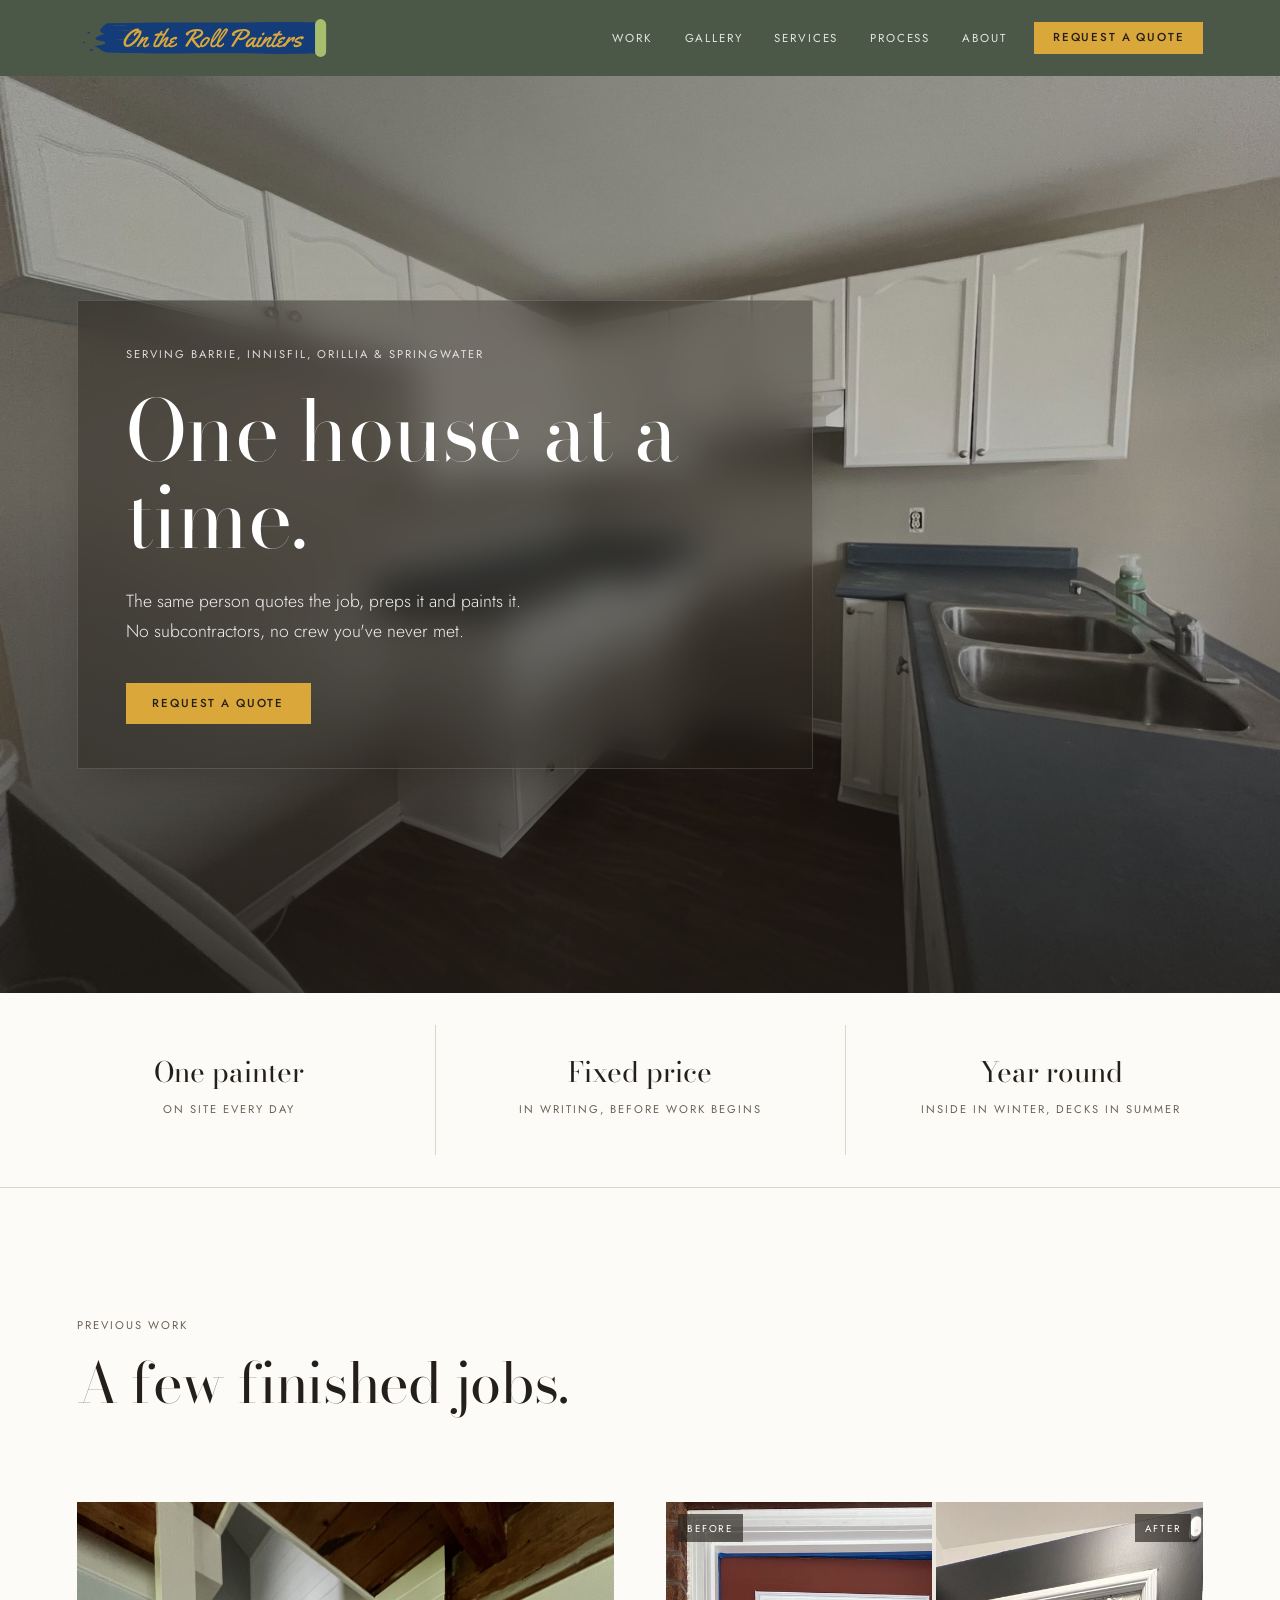
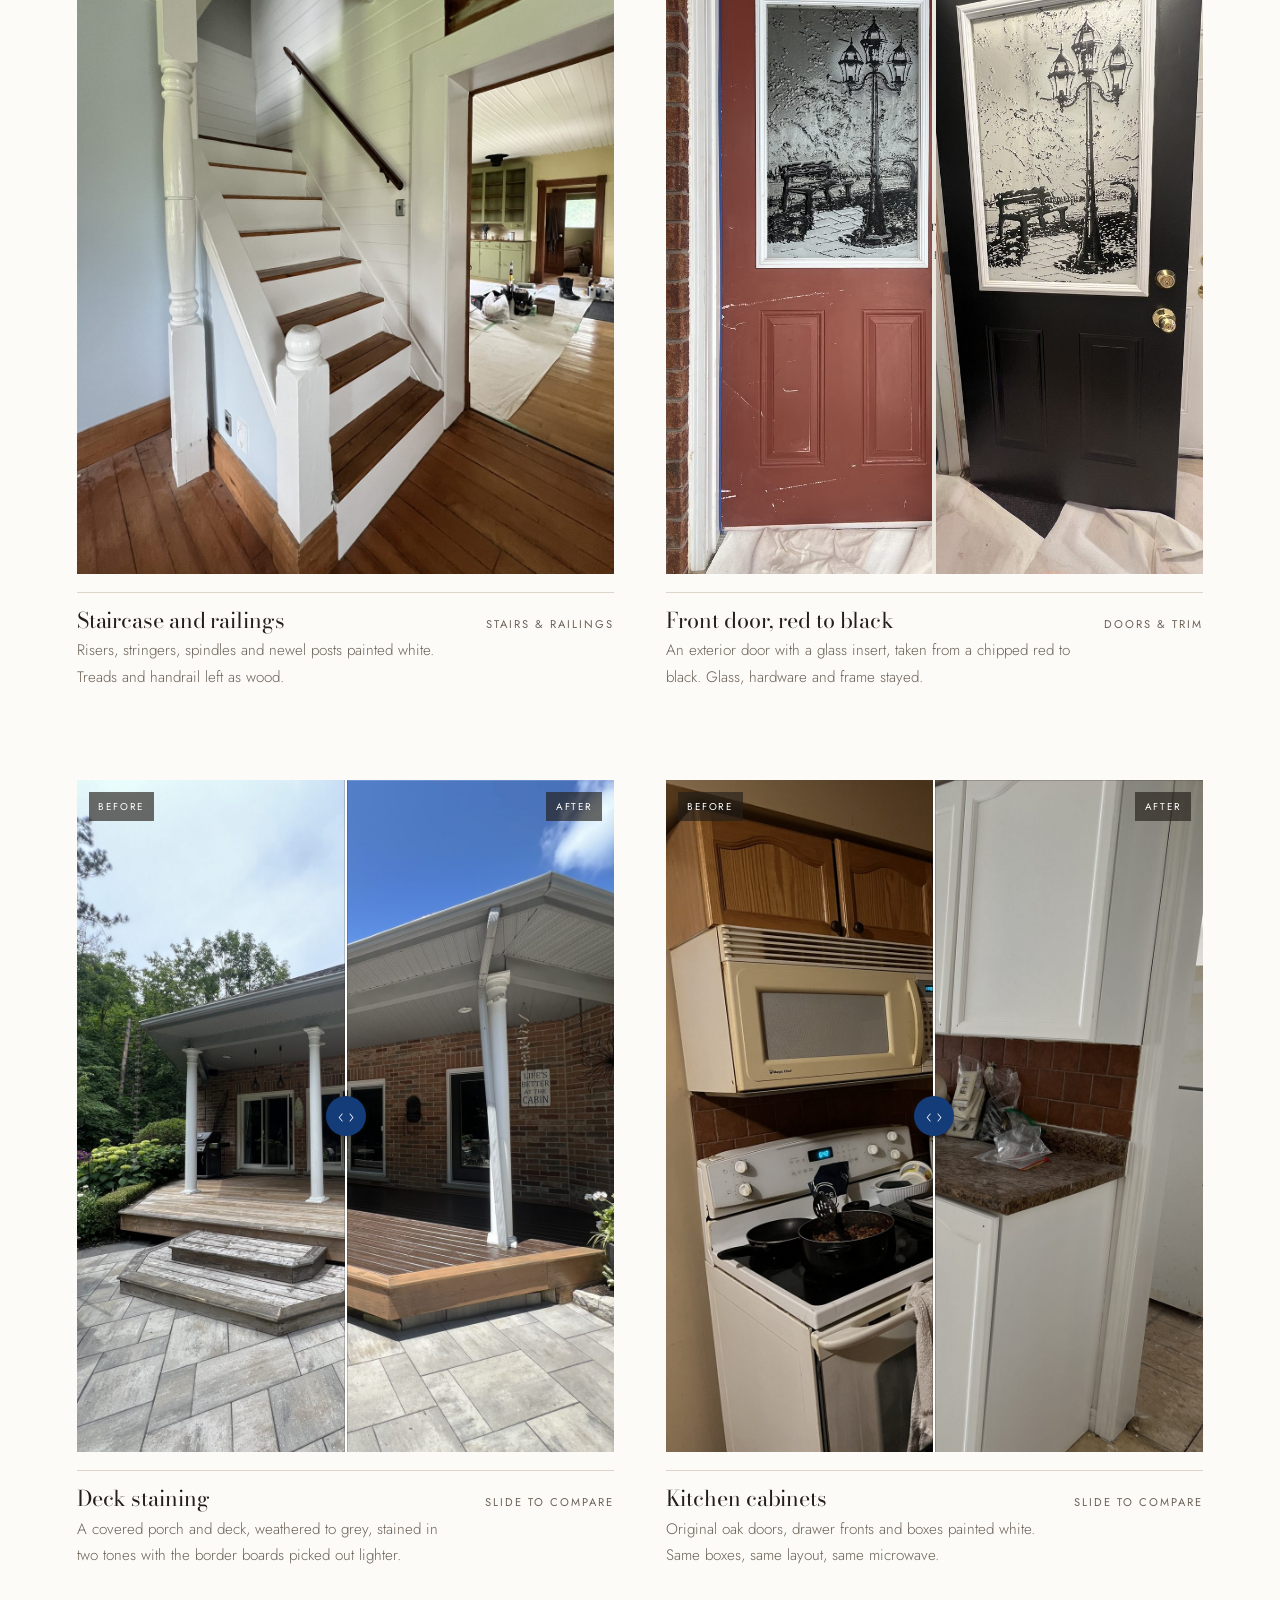
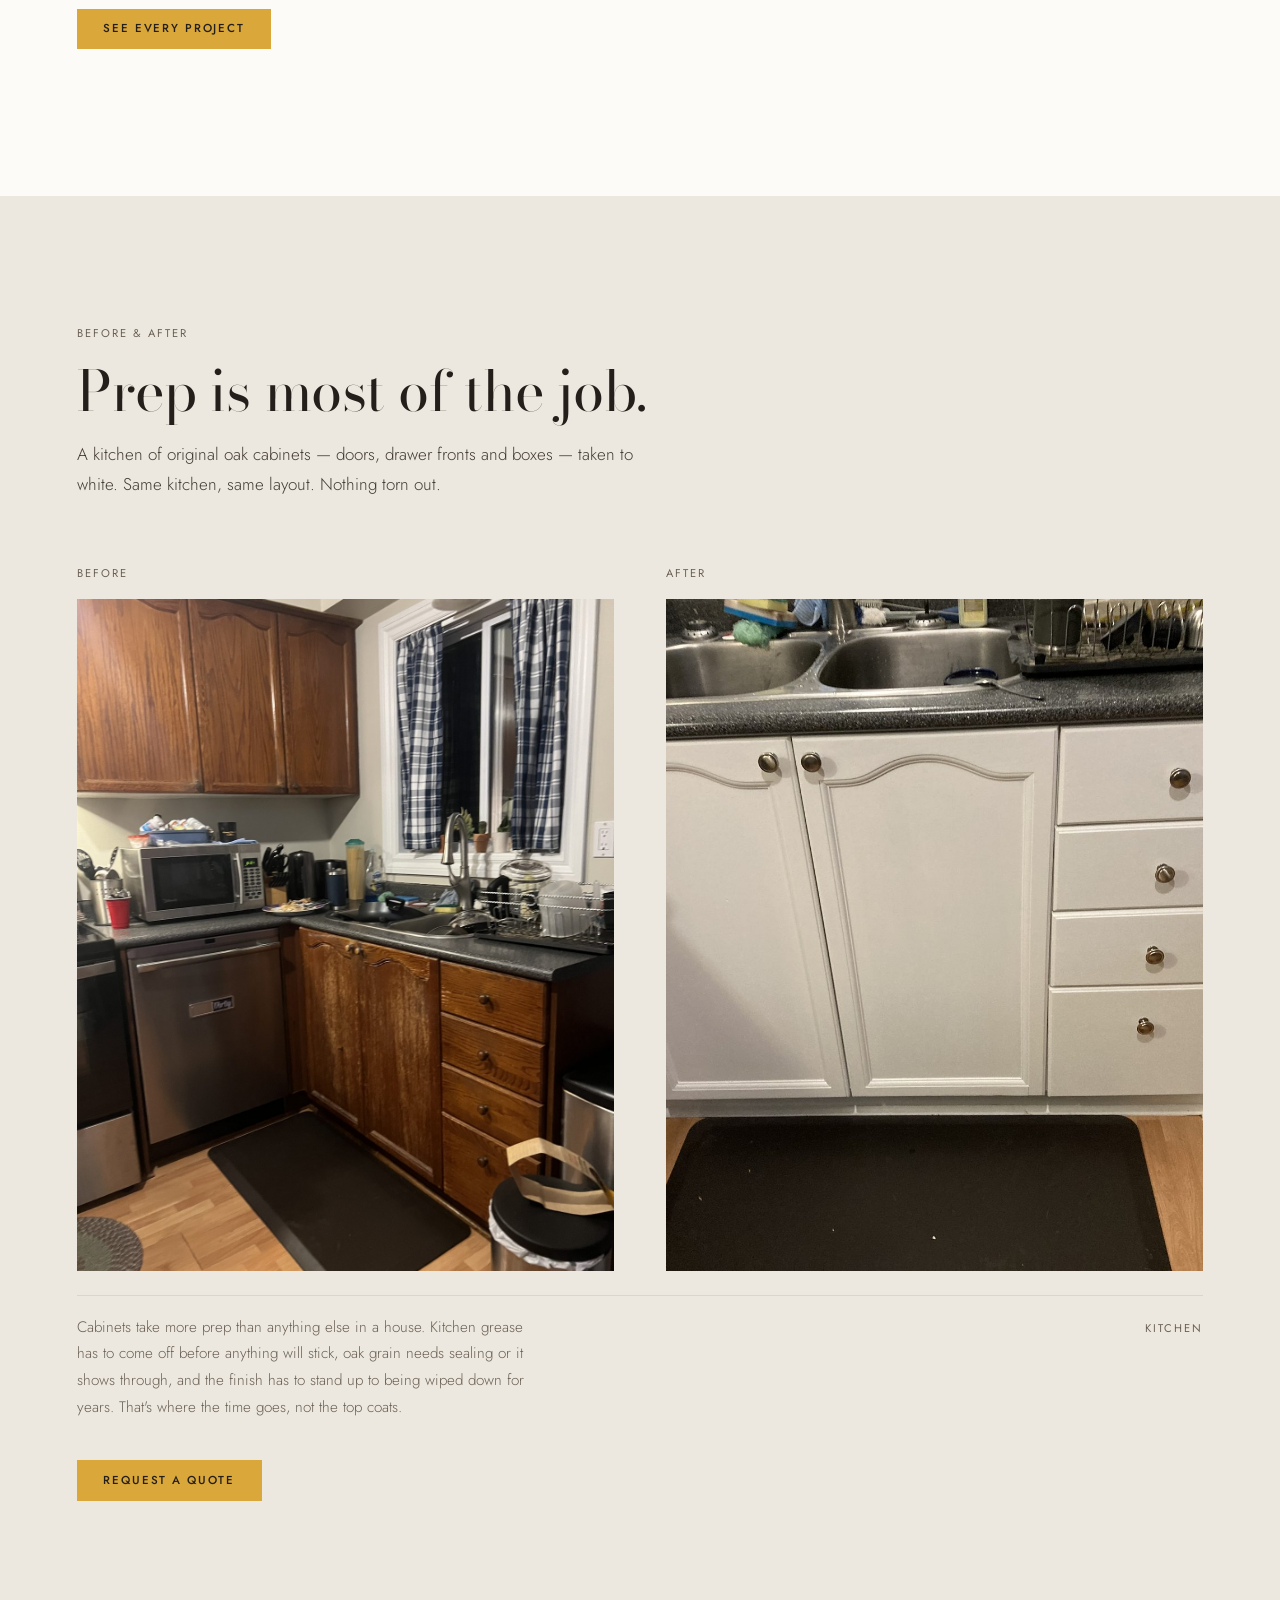
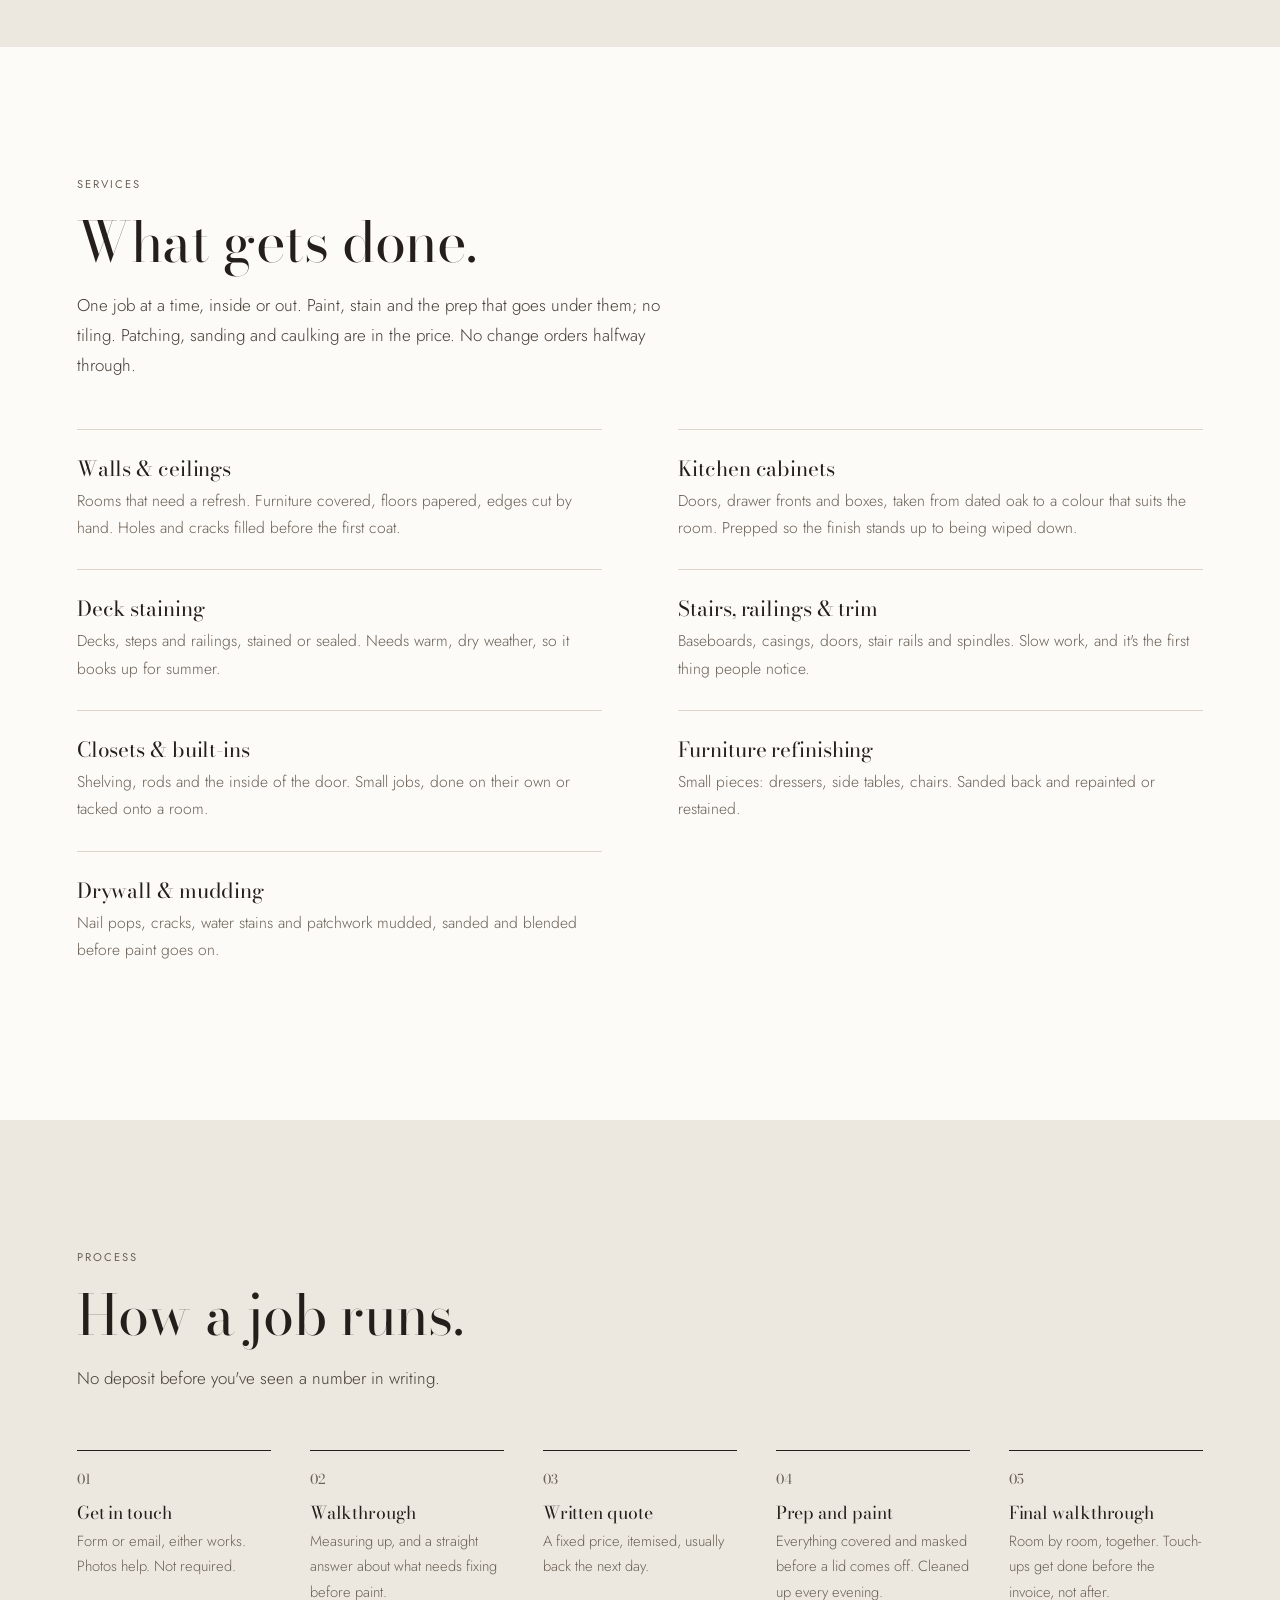
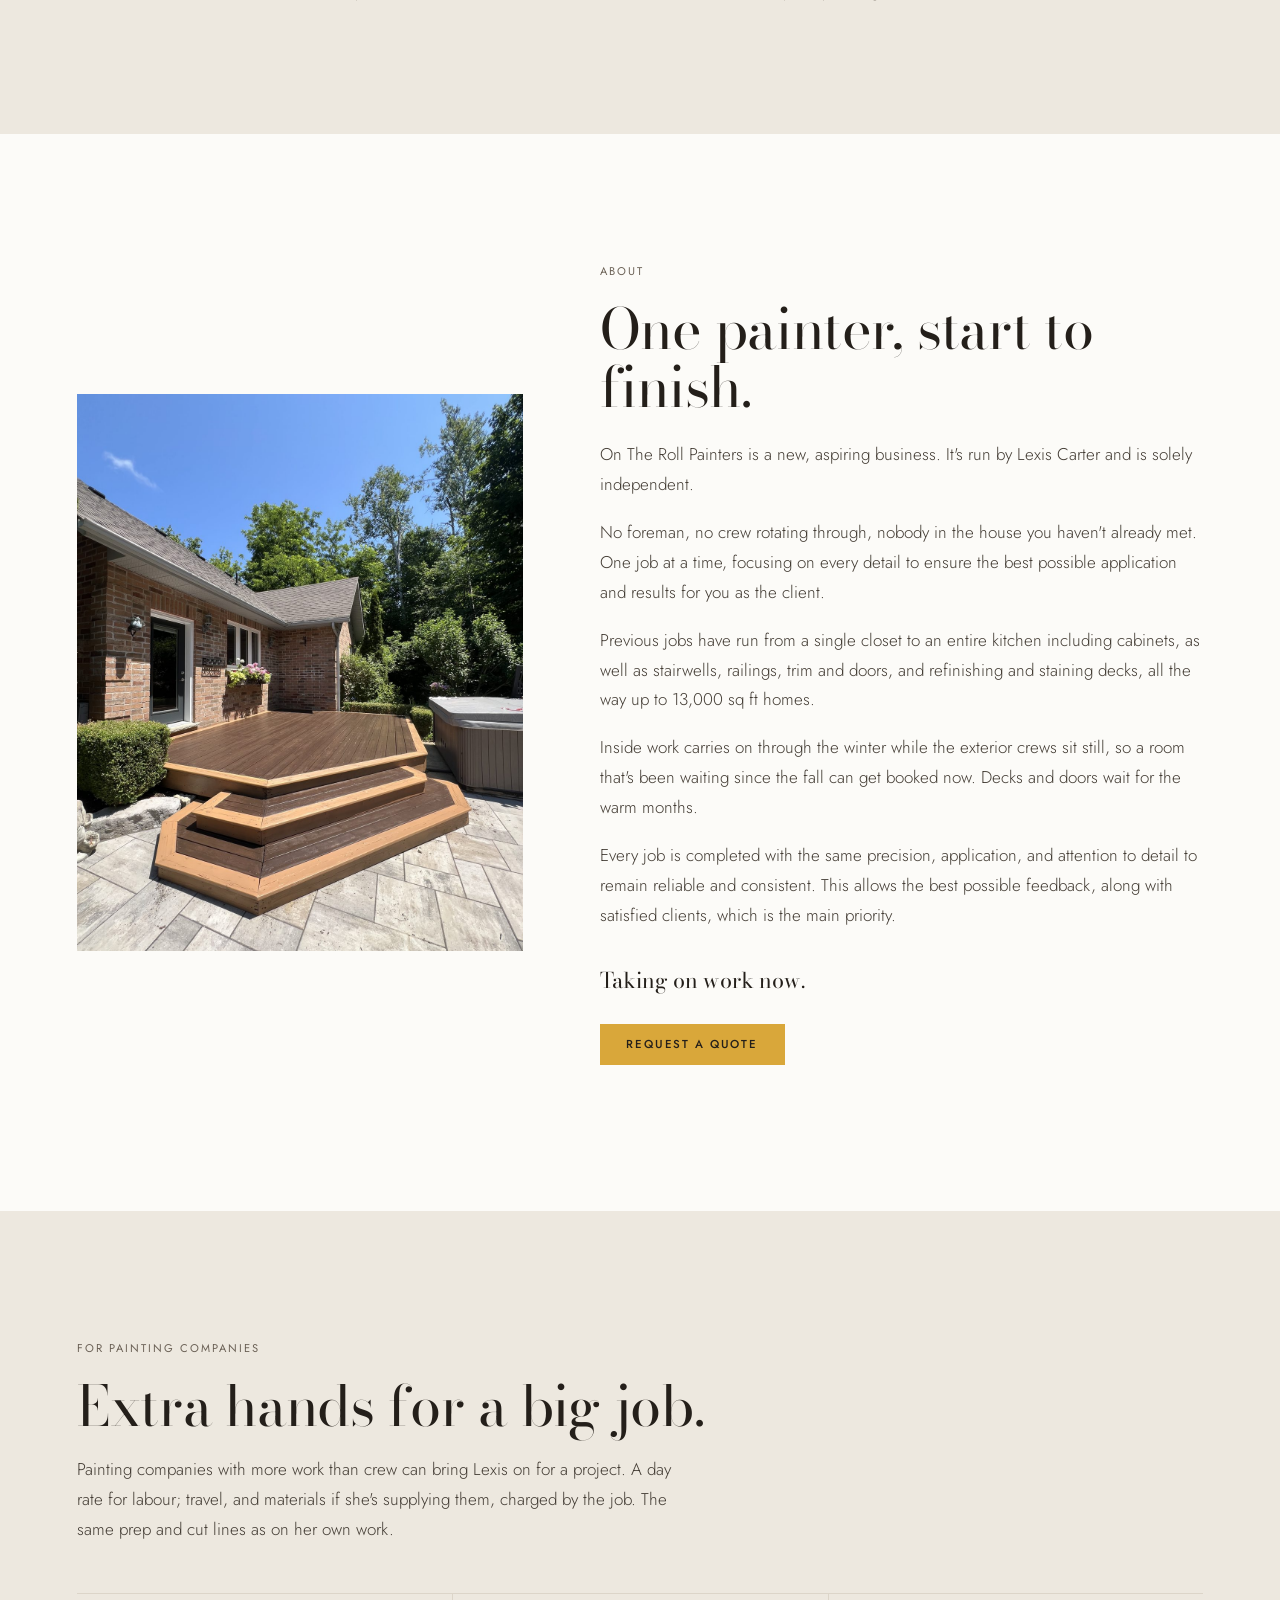
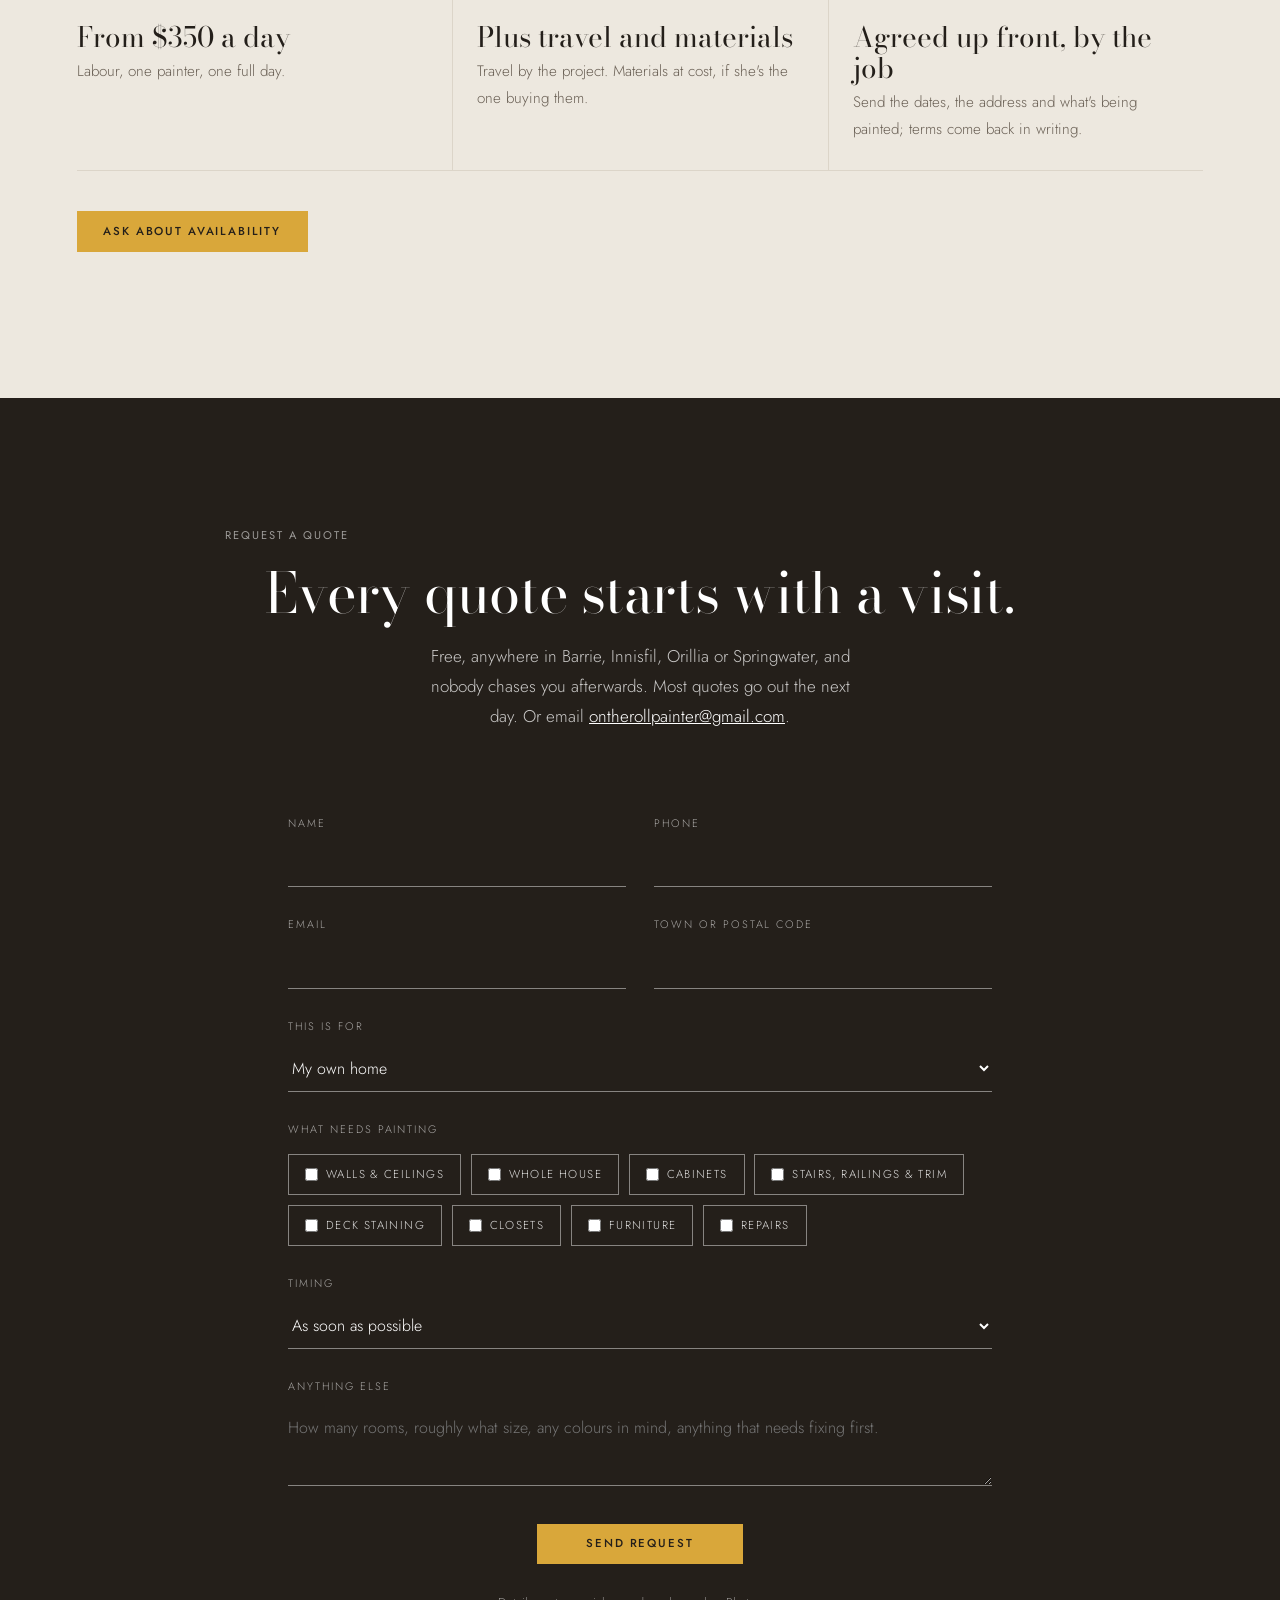
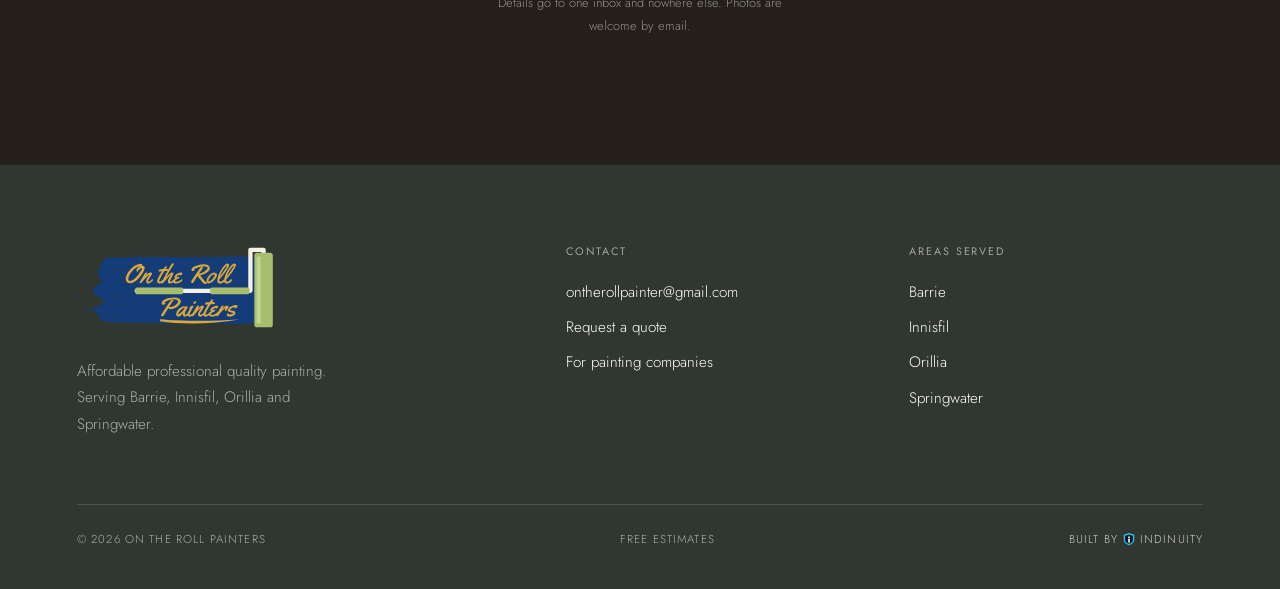
<file: index.html>
<!DOCTYPE html>
<html lang="en-CA">
<head>
<meta charset="utf-8">
<meta name="viewport" content="width=device-width, initial-scale=1">

<!-- ============================================================
     FILL THESE IN — search for FILL: to find every spot
     ============================================================ -->
<title>On The Roll Painters — Barrie, Innisfil, Orillia &amp; Springwater</title>
<meta name="description" content="Affordable professional quality painting. Serving Barrie, Innisfil, Orillia and Springwater. One painter, careful prep, and a written quote before work starts.">
<link rel="canonical" href="https://ontherollpainter.ca/">
<meta name="theme-color" content="#4C5847">

<meta property="og:type" content="website">
<meta property="og:site_name" content="On The Roll Painters">
<meta property="og:locale" content="en_CA">
<meta property="og:url" content="https://ontherollpainter.ca/">
<meta property="og:title" content="On The Roll Painters — Affordable Professional Quality Painting">
<meta property="og:description" content="Painting, cabinet refinishing and deck staining in Barrie, Innisfil, Orillia and Springwater. Careful prep, tidy sites, and a written quote before any work starts.">
<meta property="og:image" content="https://ontherollpainter.ca/images/og-image.png">
<meta property="og:image:type" content="image/png">
<meta property="og:image:width" content="1200">
<meta property="og:image:height" content="630">
<meta property="og:image:alt" content="On The Roll Painters — navy paint-strip logo on olive. Affordable professional quality painting. Barrie, Innisfil, Orillia, Springwater.">
<meta name="twitter:card" content="summary_large_image">
<meta name="twitter:title" content="On The Roll Painters — Affordable Professional Quality Painting">
<meta name="twitter:description" content="Painting, cabinet refinishing and deck staining in Barrie, Innisfil, Orillia and Springwater. Careful prep, tidy sites, and a written quote before any work starts.">
<meta name="twitter:image" content="https://ontherollpainter.ca/images/og-image.png">

<link rel="icon" href="images/favicon.svg" type="image/svg+xml">
<link rel="icon" href="images/favicon.png" type="image/png" sizes="512x512">
<link rel="apple-touch-icon" href="images/apple-touch-icon.png" sizes="180x180">
<link rel="manifest" href="site.webmanifest">
<link rel="preconnect" href="https://fonts.googleapis.com">
<link rel="preconnect" href="https://fonts.gstatic.com" crossorigin>
<link href="https://fonts.googleapis.com/css2?family=Bodoni+Moda:ital,opsz,wght@0,6..96,400;0,6..96,500;0,6..96,600;1,6..96,400&family=Jost:wght@300;400;500&display=swap" rel="stylesheet">

<!-- FILL: structured data for local search. Keep it in step with the visible page:
     same email, same towns, same services. No phone or address here, by request — do not
     add them without asking. -->
<script type="application/ld+json">
{
  "@context": "https://schema.org",
  "@type": "HousePainter",
  "@id": "https://ontherollpainter.ca/#business",
  "name": "On The Roll Painters",
  "url": "https://ontherollpainter.ca/",
  "email": "ontherollpainter@gmail.com",
  "slogan": "Affordable Professional Quality Painting",
  "description": "Affordable professional quality painting: rooms, kitchen cabinets, stairs and railings, closets, furniture, drywall repair and deck staining. Paint only, no tiling. Serving Barrie, Innisfil, Orillia and Springwater. One painter, start to finish. Written quotes before any work starts.",
  "image": "https://ontherollpainter.ca/images/hero.jpg",
  "logo": "https://ontherollpainter.ca/images/logo-full.png",
  "founder": {"@type": "Person", "name": "Lexis Carter"},
  "areaServed": ["Barrie", "Innisfil", "Orillia", "Springwater"],
  "priceRange": "$",
  "knowsAbout": ["Interior painting", "Kitchen cabinet painting", "Deck staining", "Stair and railing painting", "Closet painting", "Furniture refinishing", "Drywall repair"]
}
</script>

<link rel="stylesheet" href="styles.css">
</head>
<body>

<a class="skip" href="#main">Skip to content</a>

<header class="bar">
  <div class="wrap">
    <a class="brand" href="#top">
      <img src="images/logo.svg" alt="On The Roll Painters" width="1497" height="261">
    </a>
    <button class="menu-btn" type="button" aria-expanded="false" aria-controls="nav">Menu</button>
    <nav id="nav" aria-label="Main">
      <a href="#work">Work</a>
      <a href="gallery.html">Gallery</a>
      <a href="#services">Services</a>
      <a href="#process">Process</a>
      <a href="#about">About</a>
      <a href="#quote" class="navcta">Request a quote</a>
    </nav>
    <a class="mini" href="#quote">Quote</a>
    <a class="btn btn-sm" href="#quote">Request a quote</a>
  </div>
</header>

<main id="main">

<section class="hero">
  <figure class="shot">
    <img src="images/hero.jpg" alt="A kitchen with freshly painted white cabinets and dark counters" fetchpriority="high" decoding="async" onerror="this.classList.add('missing')">
    <span class="ph" aria-hidden="true"><b>images/hero.jpg</b>Your strongest photograph, landscape, shot in good light</span>
  </figure>
  <div class="scrim"></div>
  <div class="hero-inner wrap">
    <div class="hero-panel">
      <p class="caps kicker">Serving Barrie, Innisfil, Orillia &amp; Springwater</p>
      <h1>One house at a time.</h1>
      <p class="lede">The same person quotes the job, preps it and paints it. No subcontractors, no crew you've never met.</p>
      <a class="btn" href="#quote">Request a quote</a>
    </div>
  </div>
</section>

<div class="specs">
  <div class="wrap">
    <!-- FILL: these are promises, not history, so they are all true from day one.
         When you get liability insurance, add a fourth panel here:
         <div><b>Insured</b><span class="caps">$2M liability coverage</span></div>
         and change .specs .wrap to repeat(4,1fr) in the CSS above. -->
    <div><b>One painter</b><span class="caps">On site every day</span></div>
    <div><b>Fixed price</b><span class="caps">In writing, before work begins</span></div>
    <div><b>Year round</b><span class="caps">Inside in winter, decks in summer</span></div>
  </div>
</div>

<section id="work">
  <div class="wrap">
    <div class="narrow">
      <p class="caps">Previous work</p>
      <h2>A few finished jobs.</h2>
    </div>

    <!-- FILL: one plate per completed project. The captions below describe what is visible
         in each photo and nothing more — add the detail only you know (what was wrong,
         what you did first, how long it took) and keep it true. The right-hand line
         describes scope rather than dates or addresses. To add a town for the local-search
         benefit, "Barrie" reads fine; "Barrie · 9 days" is a claim you then have to stand
         behind. Photos are portrait pairs; to use a landscape photo on its own, copy the
         single-plate markup from the git history or ask. -->
    <div class="plate pair">
      <div>
        <figure class="shot">
          <img src="images/work-01.jpg" alt="Staircase with white-painted risers and spindles and bare wood treads" loading="lazy" decoding="async" onerror="this.classList.add('missing')">
          <span class="ph" aria-hidden="true"><b>images/work-01.jpg</b>Portrait</span>
        </figure>
        <div class="cap">
          <div>
            <h3>Staircase and railings</h3>
            <p>Risers, stringers, spindles and newel posts painted white. Treads and handrail left as wood.</p>
          </div>
          <div class="meta caps">Stairs &amp; railings</div>
        </div>
      </div>
      <div>
        <!-- Two photos of the same door from different angles, so side by side rather
             than a slider. Each half is cropped to the door; object-position picks where. -->
        <figure class="shot twin twin-door">
          <img class="before" src="images/gallery/front-door-before-1.jpg" alt="A worn red front door with a glass insert, before painting" loading="lazy" decoding="async" onerror="this.classList.add('missing')">
          <img class="after" src="images/gallery/front-door-after-1.jpg" alt="The same door painted black" loading="lazy" decoding="async" onerror="this.classList.add('missing')">
          <span class="ph" aria-hidden="true"><b>images/gallery/front-door-before-1.jpg + -after-1.jpg</b>Before and after, side by side</span>
          <span class="tag tag-b" aria-hidden="true">Before</span>
          <span class="tag tag-a" aria-hidden="true">After</span>
        </figure>
        <div class="cap">
          <div>
            <h3>Front door, red to black</h3>
            <p>An exterior door with a glass insert, taken from a chipped red to black. Glass, hardware and frame stayed.</p>
          </div>
          <div class="meta caps">Doors &amp; trim</div>
        </div>
      </div>
    </div>

    <!-- Before/after sliders. Each needs two photos of the same subject from roughly the
         same spot: images/work-NN-before.jpg and images/work-NN-after.jpg. Drag, hover,
         or use the arrow keys. To turn a slider back into a single photo, copy a figure
         from the pair above. -->
    <div class="plate pair">
      <div>
        <figure class="shot compare">
          <img class="before" src="images/work-03-before.jpg" alt="A covered back porch and deck before staining, the boards weathered to grey" loading="lazy" decoding="async" onerror="this.classList.add('missing')">
          <img class="after" src="images/work-03-after.jpg" alt="The same porch and deck after staining, in two tones" loading="lazy" decoding="async" onerror="this.classList.add('missing')">
          <span class="ph" aria-hidden="true"><b>images/work-03-before.jpg + -after.jpg</b>Before and after, same angle</span>
          <span class="tag tag-b" aria-hidden="true">Before</span>
          <span class="tag tag-a" aria-hidden="true">After</span>
          <span class="divider" aria-hidden="true"></span>
          <input type="range" min="0" max="100" value="50" aria-label="Compare before and after: slide to reveal">
        </figure>
        <div class="cap">
          <div>
            <h3>Deck staining</h3>
            <p>A covered porch and deck, weathered to grey, stained in two tones with the border boards picked out lighter.</p>
          </div>
          <div class="meta caps">Slide to compare</div>
        </div>
      </div>
      <div>
        <figure class="shot compare">
          <img class="before" src="images/work-04-before.jpg" alt="Kitchen with original oak cabinets around the stove, before painting" loading="lazy" decoding="async" onerror="this.classList.add('missing')">
          <img class="after" src="images/work-04-after.jpg" alt="The same kitchen with the cabinets painted white" loading="lazy" decoding="async" onerror="this.classList.add('missing')">
          <span class="ph" aria-hidden="true"><b>images/work-04-before.jpg + -after.jpg</b>Before and after, same angle</span>
          <span class="tag tag-b" aria-hidden="true">Before</span>
          <span class="tag tag-a" aria-hidden="true">After</span>
          <span class="divider" aria-hidden="true"></span>
          <input type="range" min="0" max="100" value="50" aria-label="Compare before and after: slide to reveal">
        </figure>
        <div class="cap">
          <div>
            <h3>Kitchen cabinets</h3>
            <p>Original oak doors, drawer fronts and boxes painted white. Same boxes, same layout, same microwave.</p>
          </div>
          <div class="meta caps">Slide to compare</div>
        </div>
      </div>
    </div>

    <!-- To add more jobs, copy a pair above and change the images and captions. -->
    <p class="cta-row"><a class="btn" href="gallery.html">See every project</a></p>
  </div>
</section>

<section class="stone" id="beforeafter">
  <div class="wrap">
    <div class="narrow">
      <p class="caps">Before &amp; after</p>
      <h2>Prep is most of the job.</h2>
      <!-- FILL: this describes what the two photos show. Add what only you know — what
           was wrong with the old finish, what you did first, how many days — and keep it
           true. This is the most persuasive paragraph on the site, so be concrete. -->
      <p>A kitchen of original oak cabinets — doors, drawer fronts and boxes — taken to white. Same kitchen, same layout. Nothing torn out.</p>
    </div>

    <div class="pair ba-pair">
      <div>
        <p class="caps pair-label">Before</p>
        <figure class="shot">
          <img src="images/before.jpg" alt="Kitchen with original oak cabinets around the sink, before painting" loading="lazy" decoding="async" onerror="this.classList.add('missing')">
          <span class="ph" aria-hidden="true"><b>images/before.jpg</b>Before</span>
        </figure>
      </div>
      <div>
        <p class="caps pair-label">After</p>
        <figure class="shot">
          <img src="images/after.jpg" alt="The same kitchen, cabinets and drawers painted white" loading="lazy" decoding="async" onerror="this.classList.add('missing')">
          <span class="ph" aria-hidden="true"><b>images/after.jpg</b>After</span>
        </figure>
      </div>
    </div>

    <div class="cap ba-cap">
      <!-- FILL: confirm this matches how the job was actually done. -->
      <div><p>Cabinets take more prep than anything else in a house. Kitchen grease has to come off before anything will stick, oak grain needs sealing or it shows through, and the finish has to stand up to being wiped down for years. That's where the time goes, not the top coats.</p></div>
      <div class="meta caps">Kitchen</div>
    </div>

    <p class="cta-row"><a class="btn" href="#quote">Request a quote</a></p>
  </div>
</section>

<section id="services">
  <div class="wrap">
    <div class="narrow">
      <p class="caps">Services</p>
      <h2>What gets done.</h2>
      <p>One job at a time, inside or out. Paint, stain and the prep that goes under them; no tiling. Patching, sanding and caulking are in the price. No change orders halfway through.</p>
    </div>

    <!-- FILL: this list matches the business card. If you drop or add a service, change
         the form's checkboxes further down and the "knowsAbout" list in the <head> too. -->
    <div class="list">
      <article class="item">
        <h3>Walls &amp; ceilings</h3>
        <p>Rooms that need a refresh. Furniture covered, floors papered, edges cut by hand. Holes and cracks filled before the first coat.</p>
      </article>
      <article class="item">
        <h3>Kitchen cabinets</h3>
        <p>Doors, drawer fronts and boxes, taken from dated oak to a colour that suits the room. Prepped so the finish stands up to being wiped down.</p>
      </article>
      <article class="item">
        <h3>Deck staining</h3>
        <p>Decks, steps and railings, stained or sealed. Needs warm, dry weather, so it books up for summer.</p>
      </article>
      <article class="item">
        <h3>Stairs, railings &amp; trim</h3>
        <p>Baseboards, casings, doors, stair rails and spindles. Slow work, and it's the first thing people notice.</p>
      </article>
      <article class="item">
        <h3>Closets &amp; built-ins</h3>
        <p>Shelving, rods and the inside of the door. Small jobs, done on their own or tacked onto a room.</p>
      </article>
      <article class="item">
        <h3>Furniture refinishing</h3>
        <p>Small pieces: dressers, side tables, chairs. Sanded back and repainted or restained.</p>
      </article>
      <article class="item">
        <h3>Drywall &amp; mudding</h3>
        <p>Nail pops, cracks, water stains and patchwork mudded, sanded and blended before paint goes on.</p>
      </article>
    </div>
  </div>
</section>

<section id="process" class="stone">
  <div class="wrap">
    <div class="narrow">
      <p class="caps">Process</p>
      <h2>How a job runs.</h2>
      <p>No deposit before you've seen a number in writing.</p>
    </div>
    <div class="steps">
      <article class="step"><h3>Get in touch</h3><p>Form or email, either works. Photos help. Not required.</p></article>
      <article class="step"><h3>Walkthrough</h3><p>Measuring up, and a straight answer about what needs fixing before paint.</p></article>
      <article class="step"><h3>Written quote</h3><p>A fixed price, itemised, usually back the next day.</p></article>
      <article class="step"><h3>Prep and paint</h3><p>Everything covered and masked before a lid comes off. Cleaned up every evening.</p></article>
      <article class="step"><h3>Final walkthrough</h3><p>Room by room, together. Touch-ups get done before the invoice, not after.</p></article>
    </div>
  </div>
</section>

<section id="about">
  <div class="wrap about-grid">
    <!-- No photo of the painter on the site, by request. A finished job sits here instead. -->
    <figure class="shot">
      <img src="images/about.jpg" alt="Two-tone multi-level deck and steps, freshly stained" loading="lazy" decoding="async" onerror="this.classList.add('missing')">
      <span class="ph" aria-hidden="true"><b>images/about.jpg</b>A finished job, portrait orientation</span>
    </figure>
    <div>
      <p class="caps">About</p>
      <!-- FILL: rewrite these paragraphs if the voice is not yours, but keep them in
           third person and keep them true. Do not add "our team" or "our experienced
           staff" — there is one painter, and that is the selling point. -->
      <h2>One painter, start to finish.</h2>
      <p>On The Roll Painters is a new, aspiring business. It's run by Lexis Carter and is solely independent.</p>
      <p>No foreman, no crew rotating through, nobody in the house you haven't already met. One job at a time, focusing on every detail to ensure the best possible application and results for you as the client.</p>
      <p>Previous jobs have run from a single closet to an entire kitchen including cabinets, as well as stairwells, railings, trim and doors, and refinishing and staining decks, all the way up to 13,000 sq ft homes.</p>
      <p>Inside work carries on through the winter while the exterior crews sit still, so a room that's been waiting since the fall can get booked now. Decks and doors wait for the warm months.</p>
      <p>Every job is completed with the same precision, application, and attention to detail to remain reliable and consistent. This allows the best possible feedback, along with satisfied clients, which is the main priority.</p>
      <p class="signoff">Taking on work now.</p>
      <p class="cta-row"><a class="btn" href="#quote">Request a quote</a></p>
    </div>
  </div>
</section>

<section class="stone" id="trade">
  <div class="wrap">
    <div class="narrow">
      <p class="caps">For painting companies</p>
      <h2>Extra hands for a big job.</h2>
      <p>Painting companies with more work than crew can bring Lexis on for a project. A day rate for labour; travel, and materials if she's supplying them, charged by the job. The same prep and cut lines as on her own work.</p>
    </div>
    <!-- FILL: the rate lives here and nowhere else on the site. The detail — what a day
         is in hours, who supplies the paint, what her own kit covers — belongs in the
         written terms for each job, not on the page. See README section 7. -->
    <div class="rates">
      <div><b>From $350 a day</b><p>Labour, one painter, one full day.</p></div>
      <div><b>Plus travel and materials</b><p>Travel by the project. Materials at cost, if she's the one buying them.</p></div>
      <div><b>Agreed up front, by the job</b><p>Send the dates, the address and what's being painted; terms come back in writing.</p></div>
    </div>
    <p class="cta-row"><a class="btn" href="#quote">Ask about availability</a></p>
  </div>
</section>

<!-- ============================================================
     REVIEWS — add this section back once you have two or three real ones.
     Paste it directly above the quote section below, and use real first names.
     Ask every client for a Google review the day you finish. It is the single
     highest-value thing you can do in your first year.

<section id="reviews" class="stone">
  <div class="wrap centered">
    <p class="caps">Clients</p>
    <blockquote class="pull">Your best review goes here, in full.</blockquote>
    <p class="caps attrib">First name · Town</p>
    <div class="small-reviews">
      <div>
        <p>A second review.</p>
        <p class="caps">First name · Town</p>
      </div>
      <div>
        <p>A third review.</p>
        <p class="caps">First name · Town</p>
      </div>
    </div>
  </div>
</section>

     ============================================================ -->

<section class="quote" id="quote">
  <div class="wrap">
    <div class="qhead">
      <p class="caps">Request a quote</p>
      <h2>Every quote starts with a visit.</h2>
      <p class="lead">Free, anywhere in Barrie, Innisfil, Orillia or Springwater, and nobody chases you afterwards. Most quotes go out the next day. Or email <a href="mailto:ontherollpainter@gmail.com">ontherollpainter@gmail.com</a>.</p>
    </div>

    <!-- Formspree form "Quote requests", owned by ontherollpainter@gmail.com. Submissions
         go to that inbox and the Formspree dashboard. See README section 3. -->
    <form id="quoteForm" action="https://formspree.io/f/mjykwvqj" method="POST">
      <div class="row">
        <div><label for="name">Name</label><input id="name" name="name" type="text" autocomplete="name" required></div>
        <div><label for="phone">Phone</label><input id="phone" name="phone" type="tel" autocomplete="tel" required></div>
      </div>
      <div class="row">
        <div><label for="email">Email</label><input id="email" name="email" type="email" autocomplete="email" required></div>
        <div><label for="area">Town or postal code</label><input id="area" name="area" type="text" autocomplete="postal-code"></div>
      </div>

      <div>
        <label for="who">This is for</label>
        <select id="who" name="request_type">
          <option>My own home</option>
          <option>A painting company that needs a painter</option>
        </select>
      </div>

      <fieldset>
        <legend>What needs painting</legend>
        <div class="checks">
          <label><input type="checkbox" name="work[]" value="Walls and ceilings"> Walls &amp; ceilings</label>
          <label><input type="checkbox" name="work[]" value="Whole house"> Whole house</label>
          <label><input type="checkbox" name="work[]" value="Cabinets"> Cabinets</label>
          <label><input type="checkbox" name="work[]" value="Stairs, railings and trim"> Stairs, railings &amp; trim</label>
          <label><input type="checkbox" name="work[]" value="Deck staining"> Deck staining</label>
          <label><input type="checkbox" name="work[]" value="Closets"> Closets</label>
          <label><input type="checkbox" name="work[]" value="Furniture"> Furniture</label>
          <label><input type="checkbox" name="work[]" value="Repairs"> Repairs</label>
        </div>
      </fieldset>

      <div>
        <label for="when">Timing</label>
        <select id="when" name="timeline">
          <option>As soon as possible</option>
          <option>Within a month</option>
          <option>In the next few months</option>
          <option>Pricing it out for now</option>
        </select>
      </div>

      <div>
        <label for="details">Anything else</label>
        <textarea id="details" name="details" placeholder="How many rooms, roughly what size, any colours in mind, anything that needs fixing first."></textarea>
      </div>

      <input type="hidden" name="_subject" value="Quote request from ontherollpainter.ca">
      <input type="text" name="_gotcha" class="honey" tabindex="-1" autocomplete="off" aria-hidden="true">
      <button class="btn" type="submit">Send request</button>
      <p class="fine">Details go to one inbox and nowhere else. Photos are welcome by email.</p>
      <p class="formnote" id="formnote" role="status" aria-live="polite"></p>
    </form>
  </div>
</section>

</main>

<footer>
  <div class="wrap">
    <div class="foot">
      <div>
        <img class="mark" src="images/logo-stacked.svg" alt="On The Roll Painters" width="1260" height="539">
        <p class="blurb">Affordable professional quality painting. Serving Barrie, Innisfil, Orillia and Springwater.</p>
      </div>
      <div>
        <h4>Contact</h4>
        <ul>
          <!-- No phone number or address on the site, by request. Email and the form only. -->
          <li><a href="mailto:ontherollpainter@gmail.com">ontherollpainter@gmail.com</a></li>
          <li><a href="#quote">Request a quote</a></li>
          <li><a href="#trade">For painting companies</a></li>
        </ul>
      </div>
      <div>
        <h4>Areas served</h4>
        <!-- FILL: delete any town you would not actually drive to. This list is a large
             part of how you get found in local search, so keep it honest and specific. -->
        <ul>
          <li>Barrie</li>
          <li>Innisfil</li>
          <li>Orillia</li>
          <li>Springwater</li>
        </ul>
      </div>
    </div>
    <div class="legal">
      <span>&copy; <span id="yr">2026</span> On The Roll Painters</span>
      <!-- FILL: add "Fully insured ·" in front once you have a policy. Not before. -->
      <span>Free estimates</span>
      <span><a class="credit" href="https://indinuity.com" target="_blank" rel="noopener">Built by <img src="images/indinuity-shield.svg" alt="" width="64" height="64"> Indinuity</a></span>
    </div>
  </div>
</footer>

<dialog id="lb" aria-labelledby="lb-title">
  <p id="lb-title" class="sr-only">Enlarged photo</p>
  <button class="close" type="button" autofocus>Close</button>
</dialog>

<script src="site.js" defer></script>
</body>
</html>
</file>
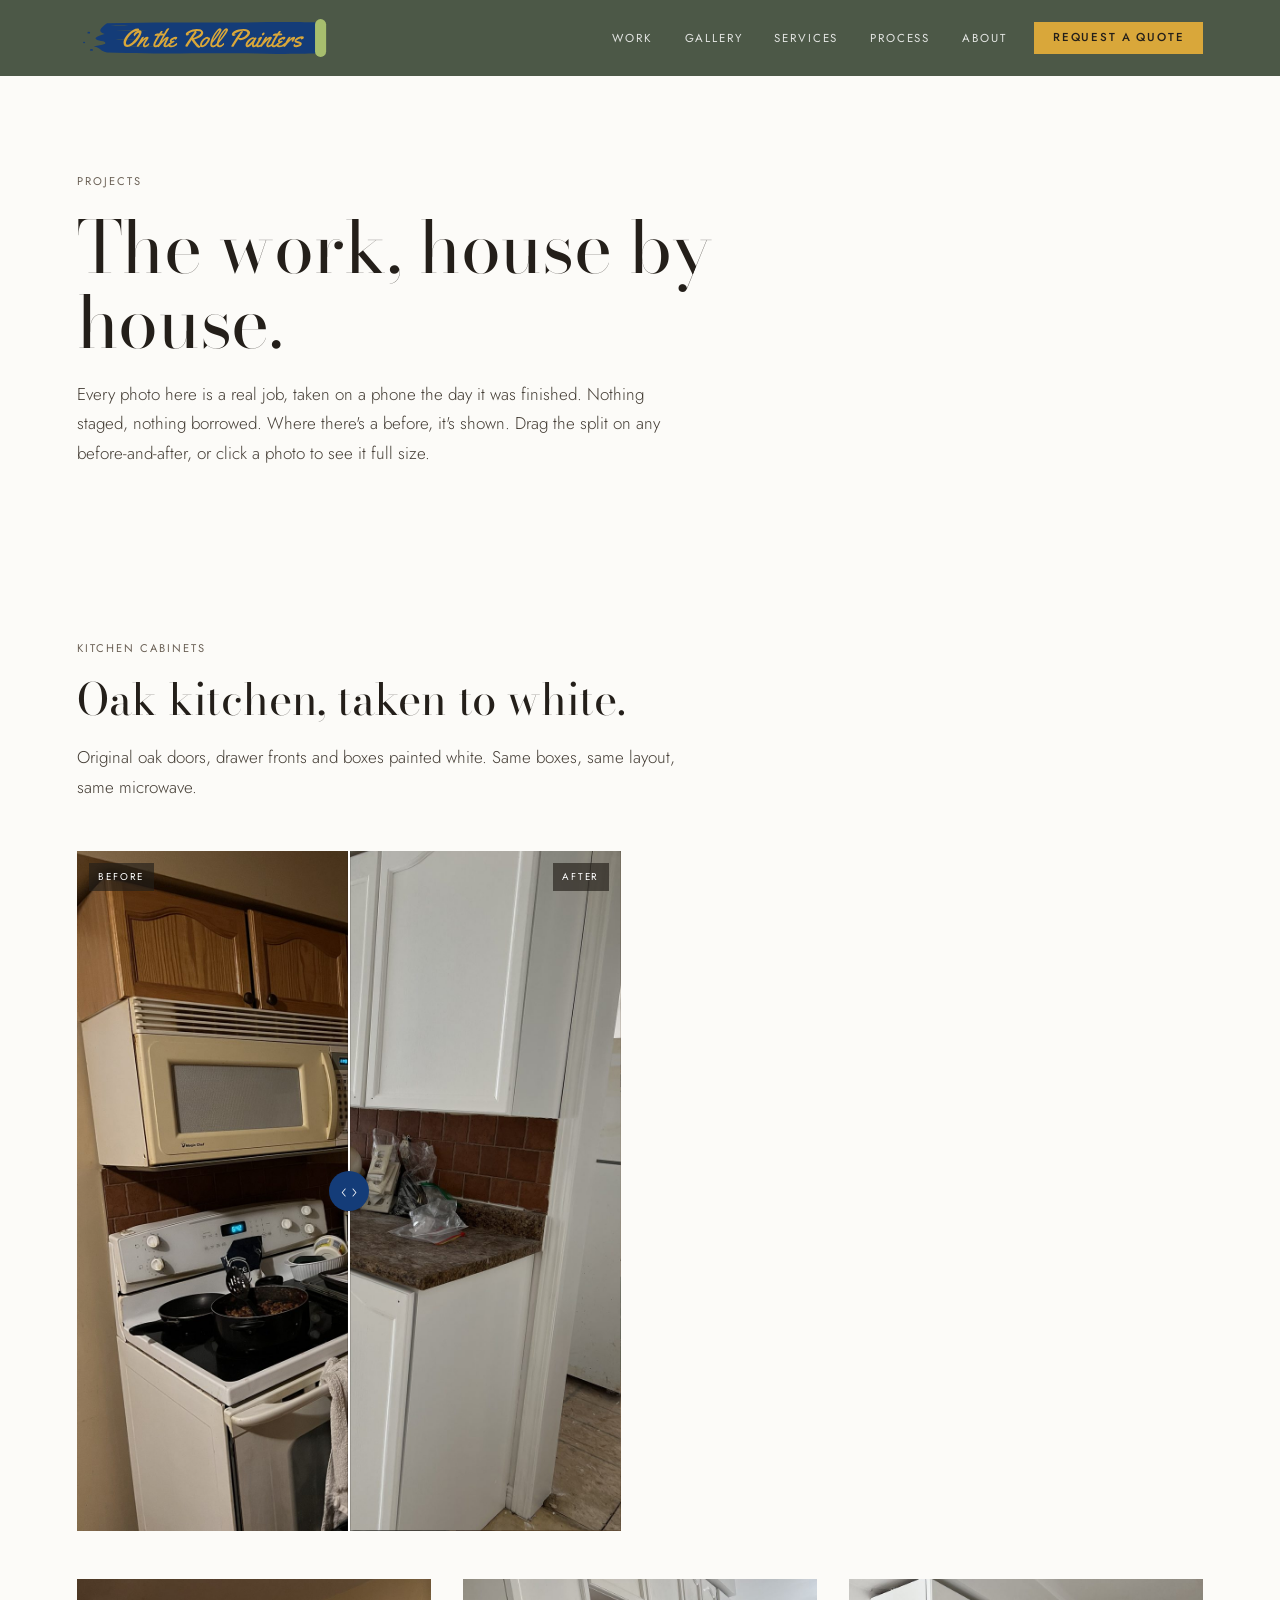
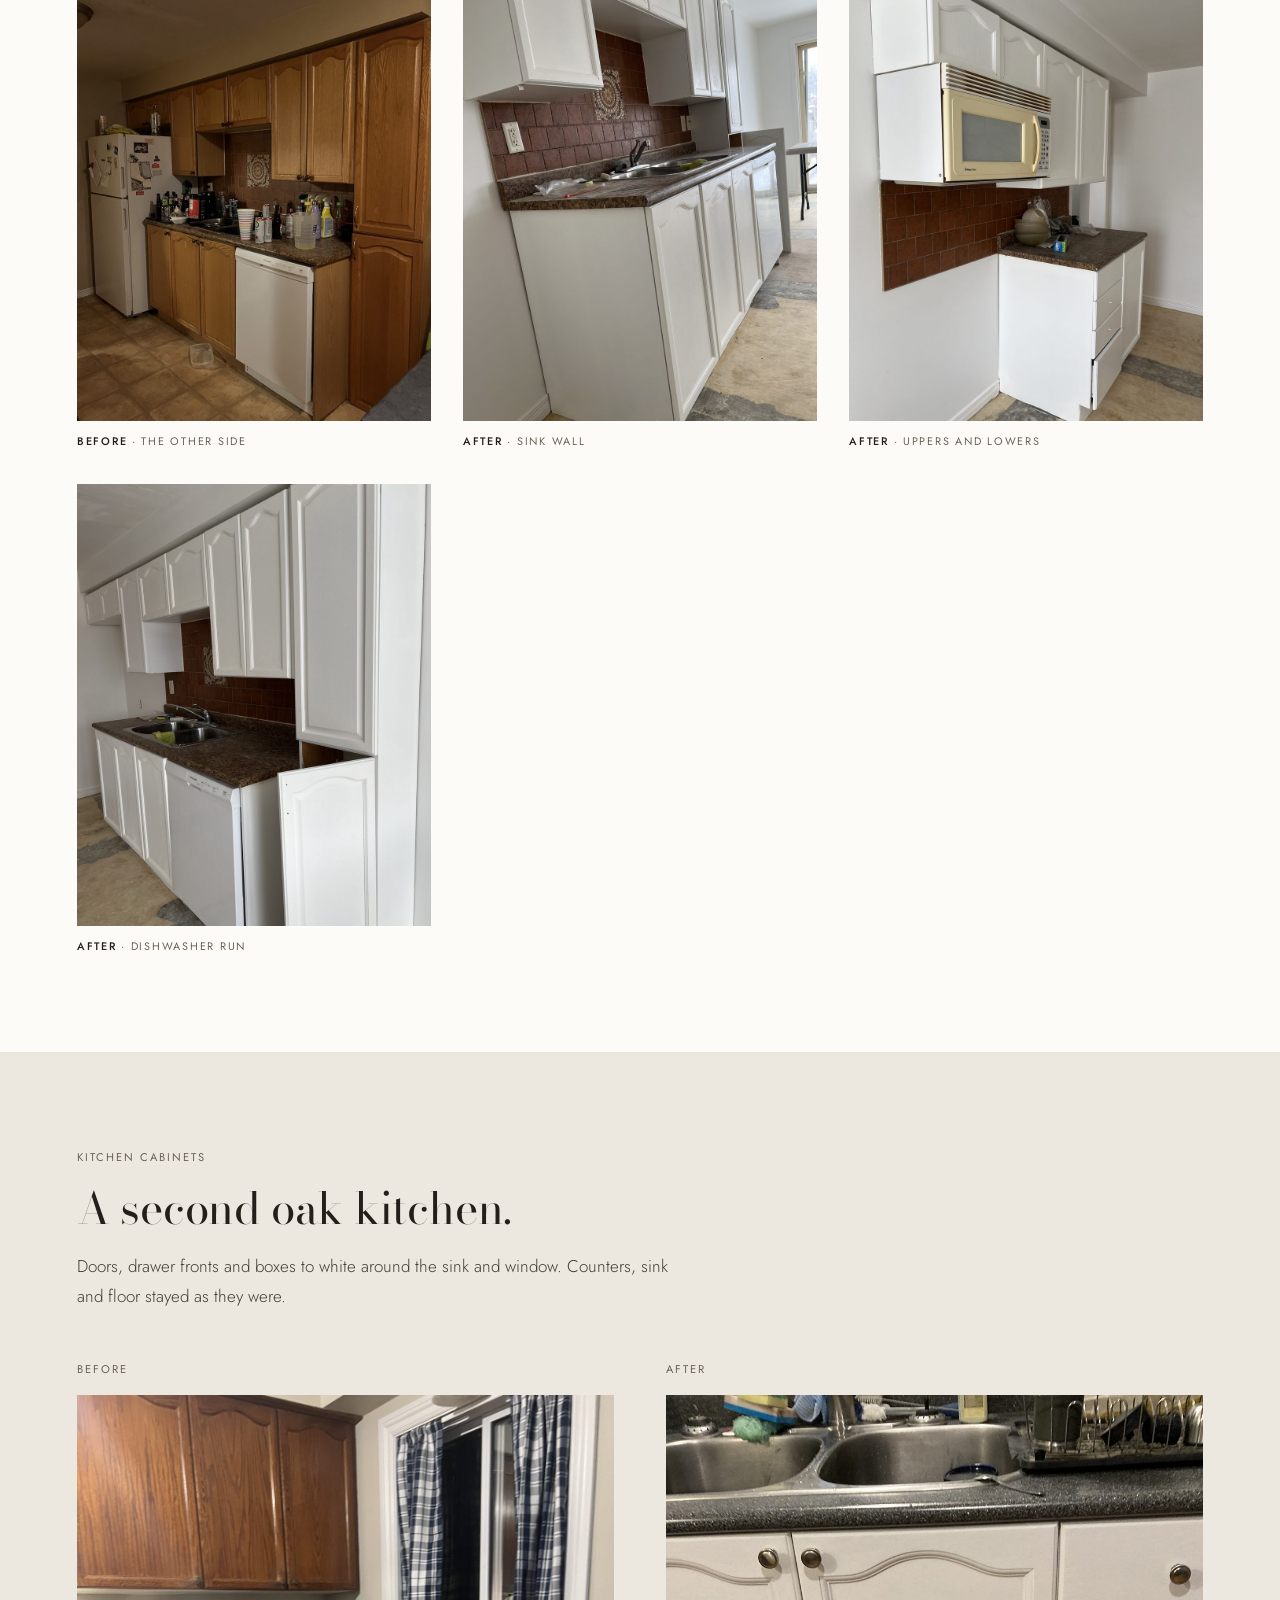
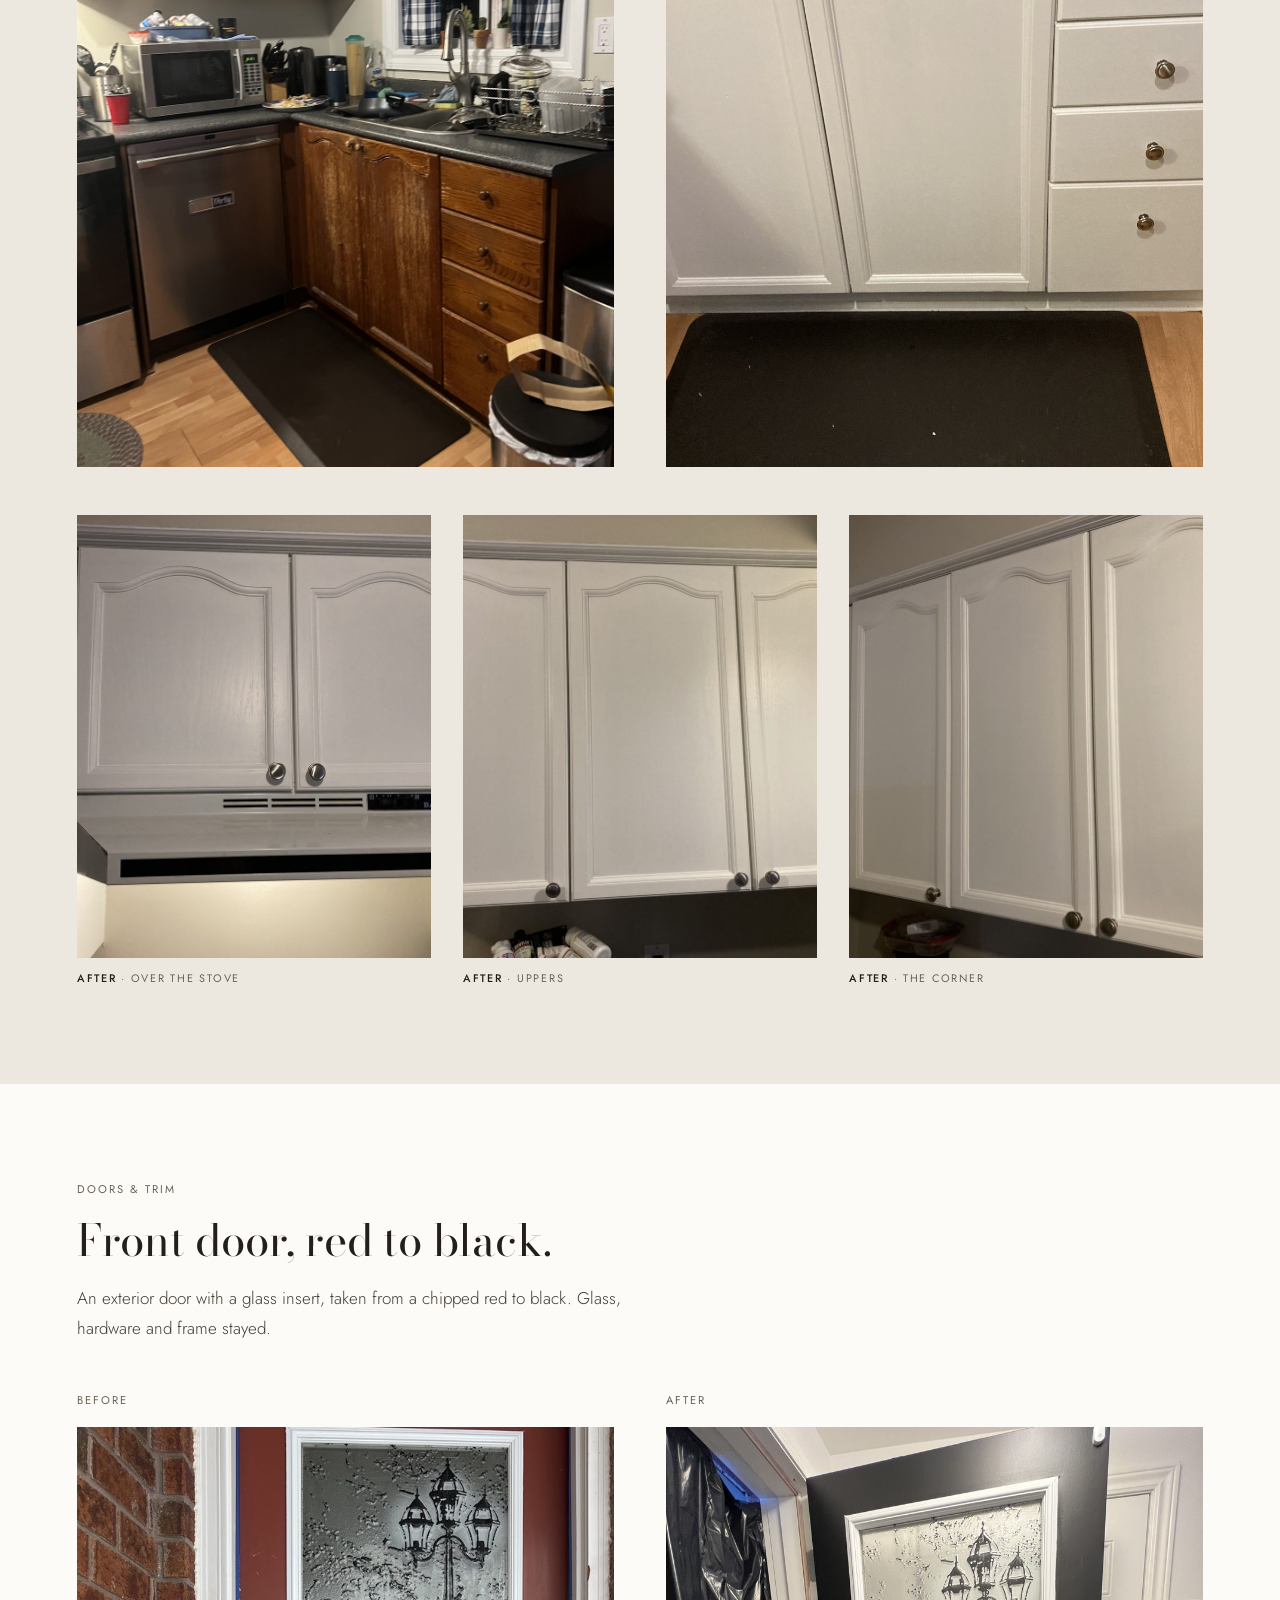
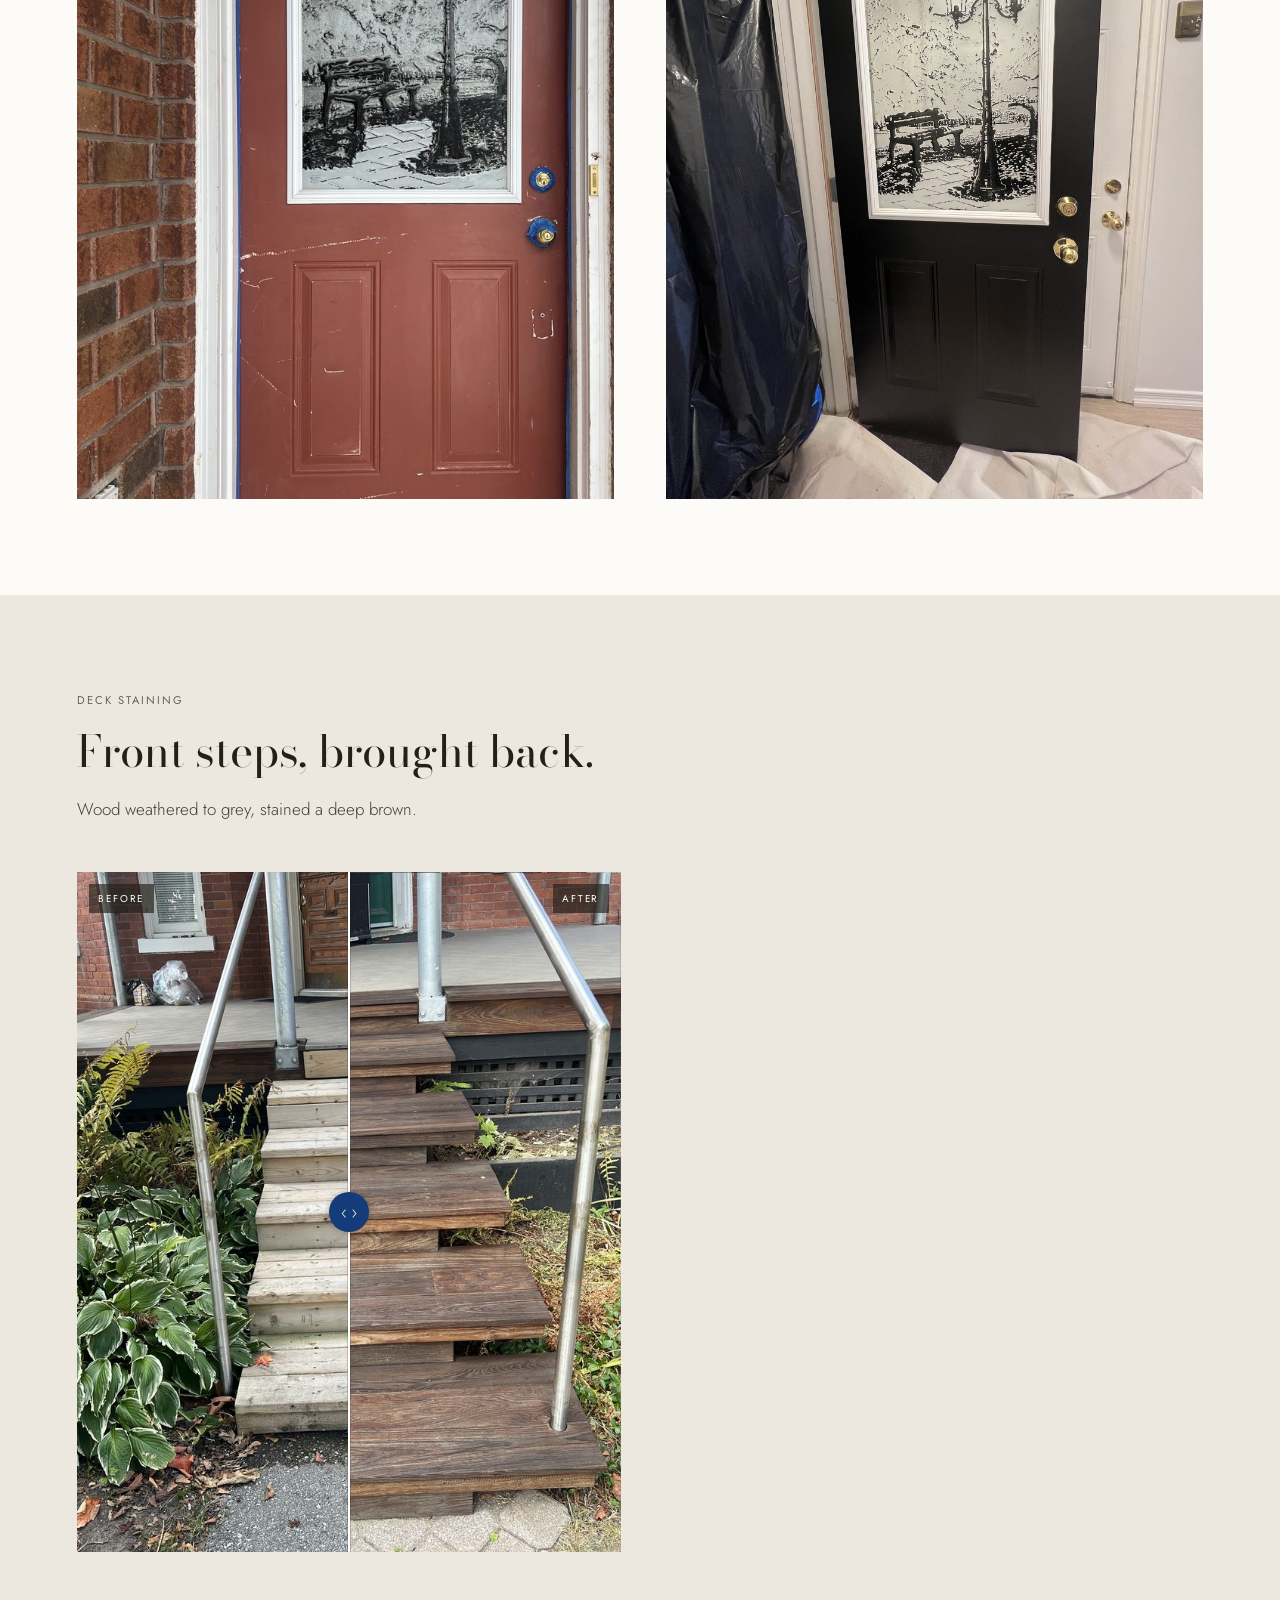
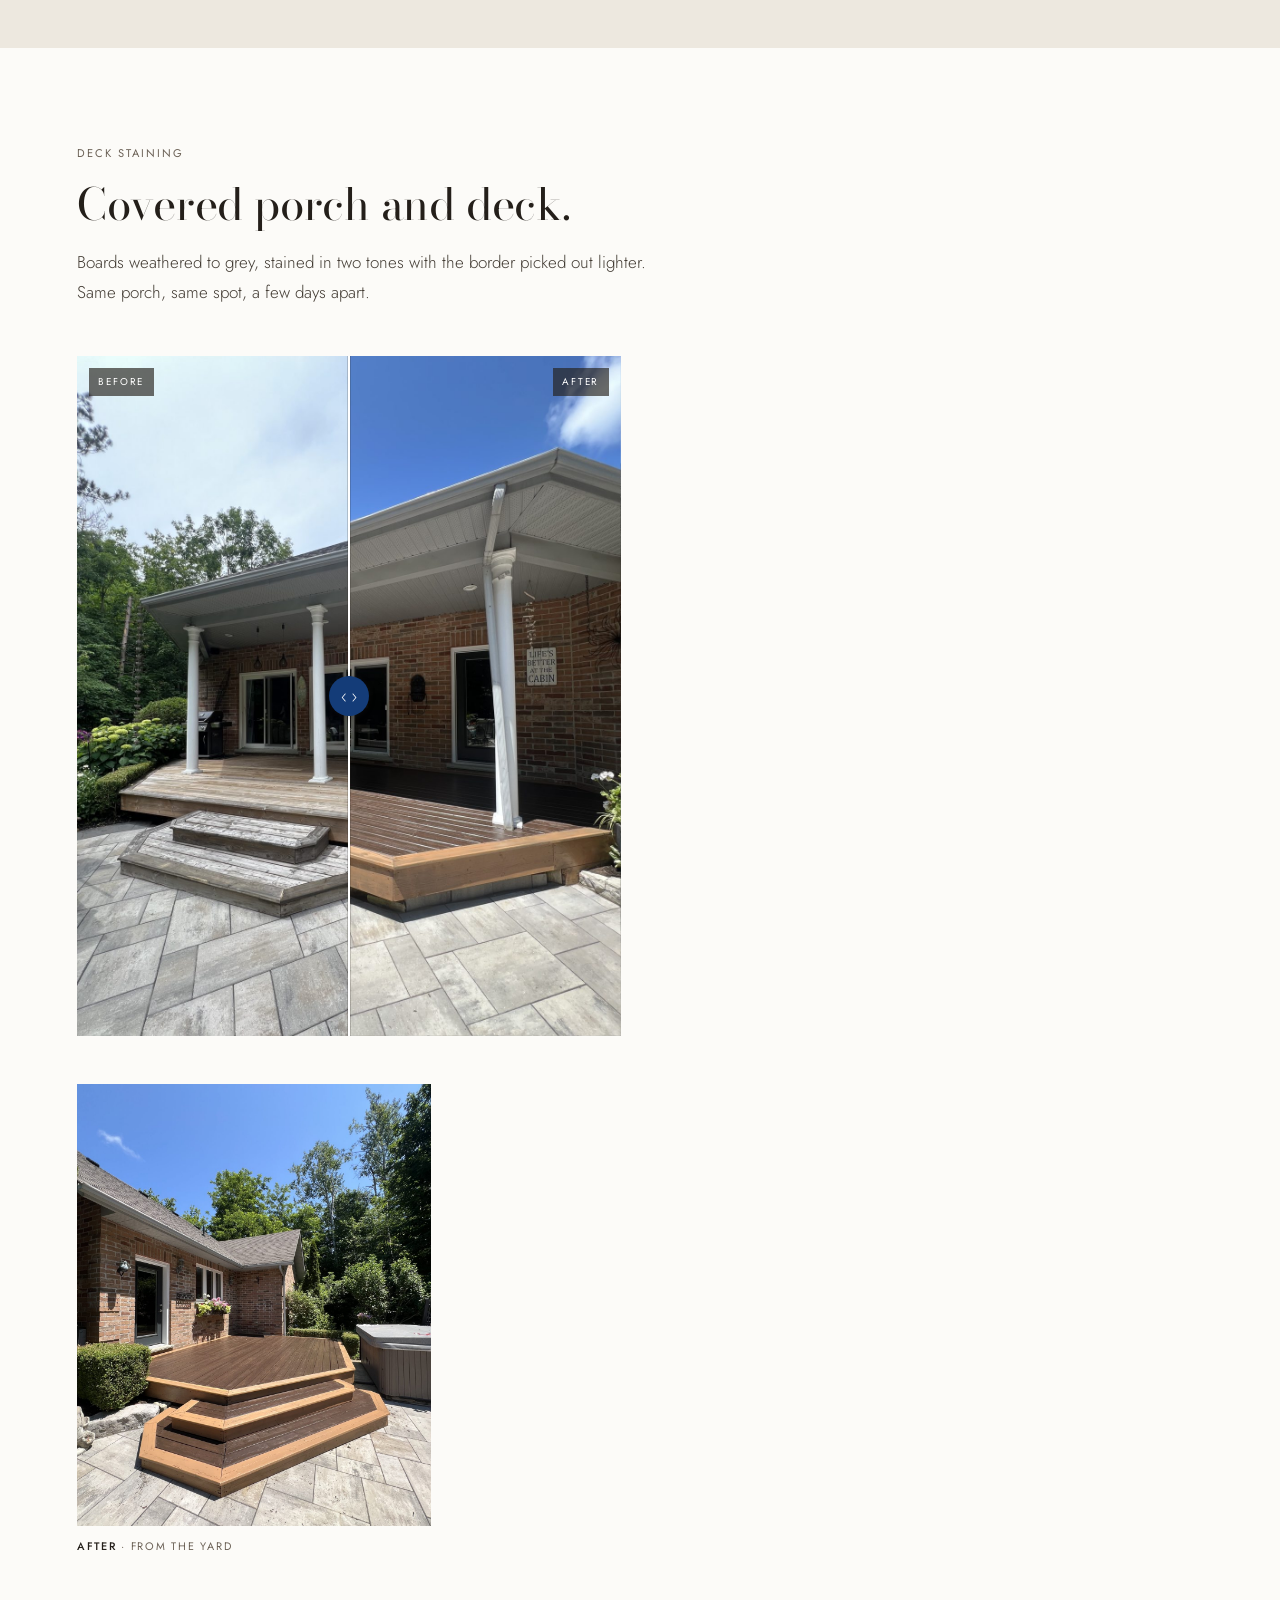
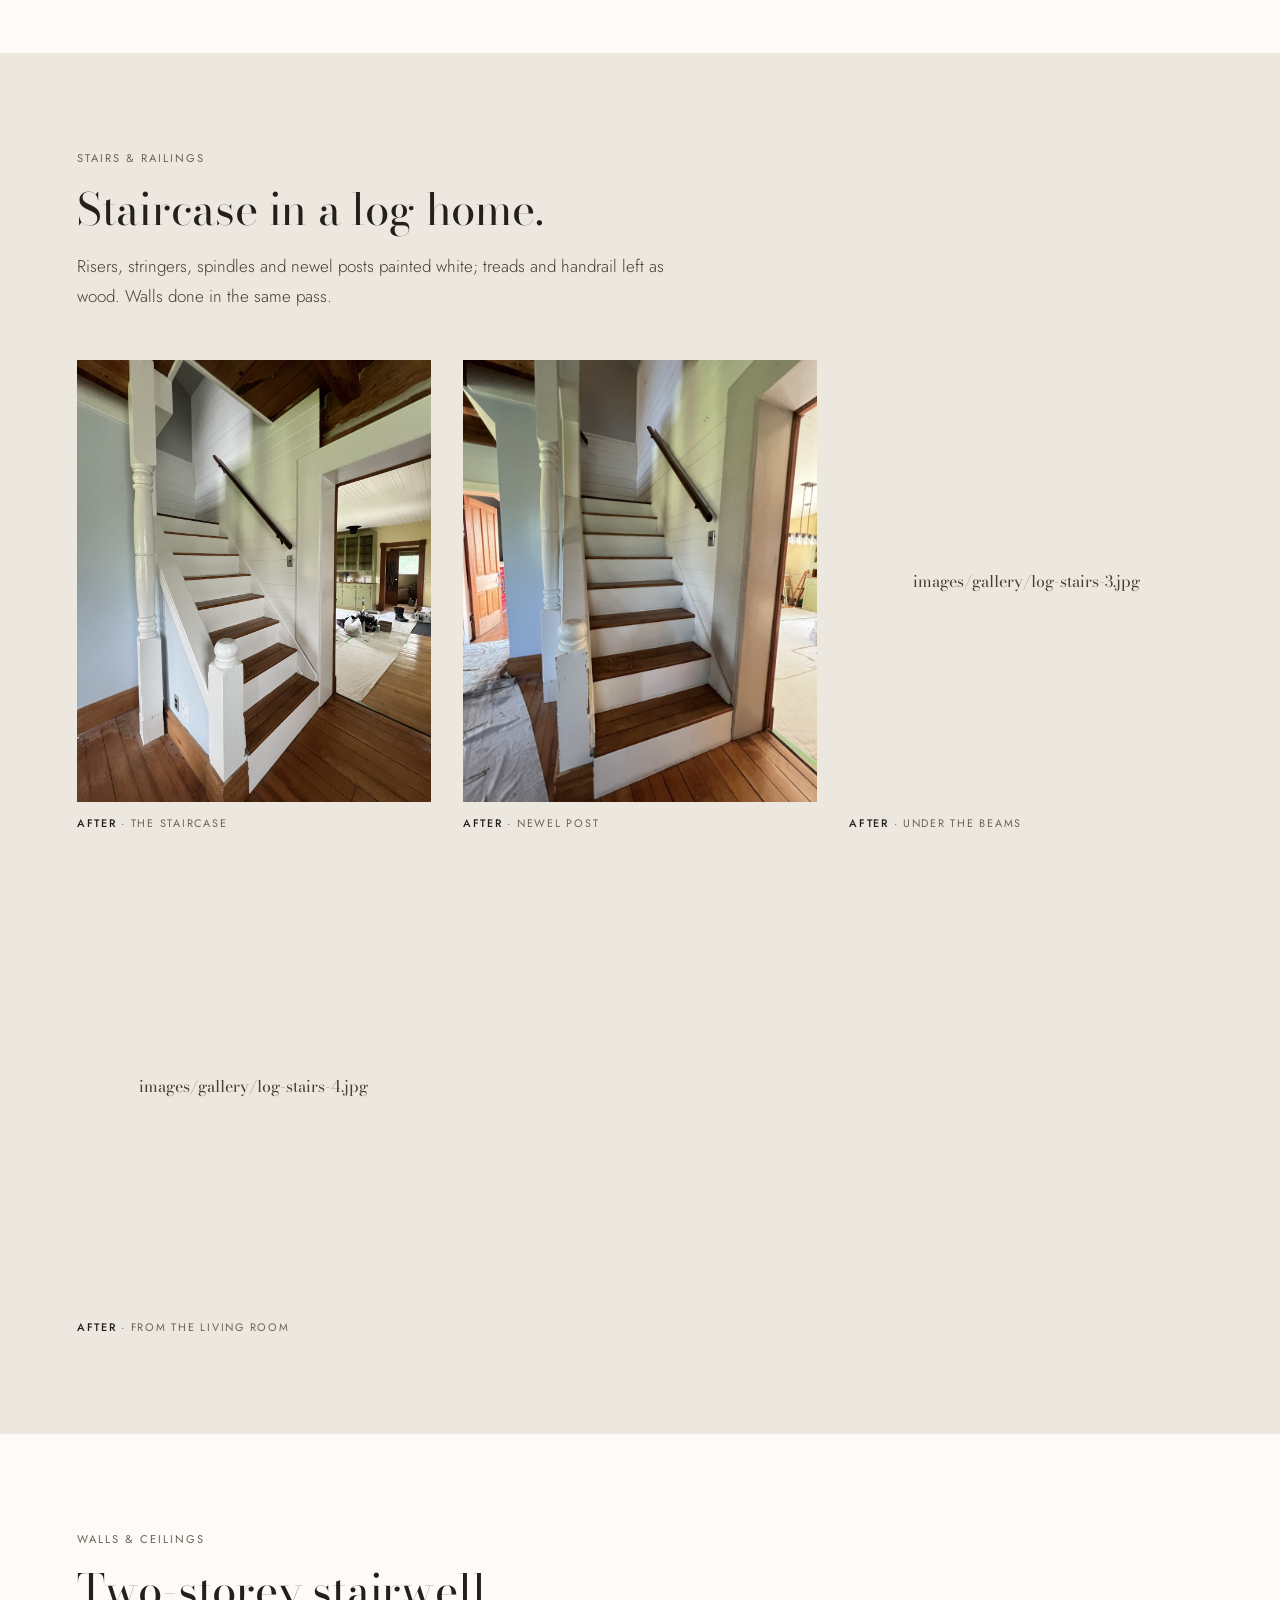
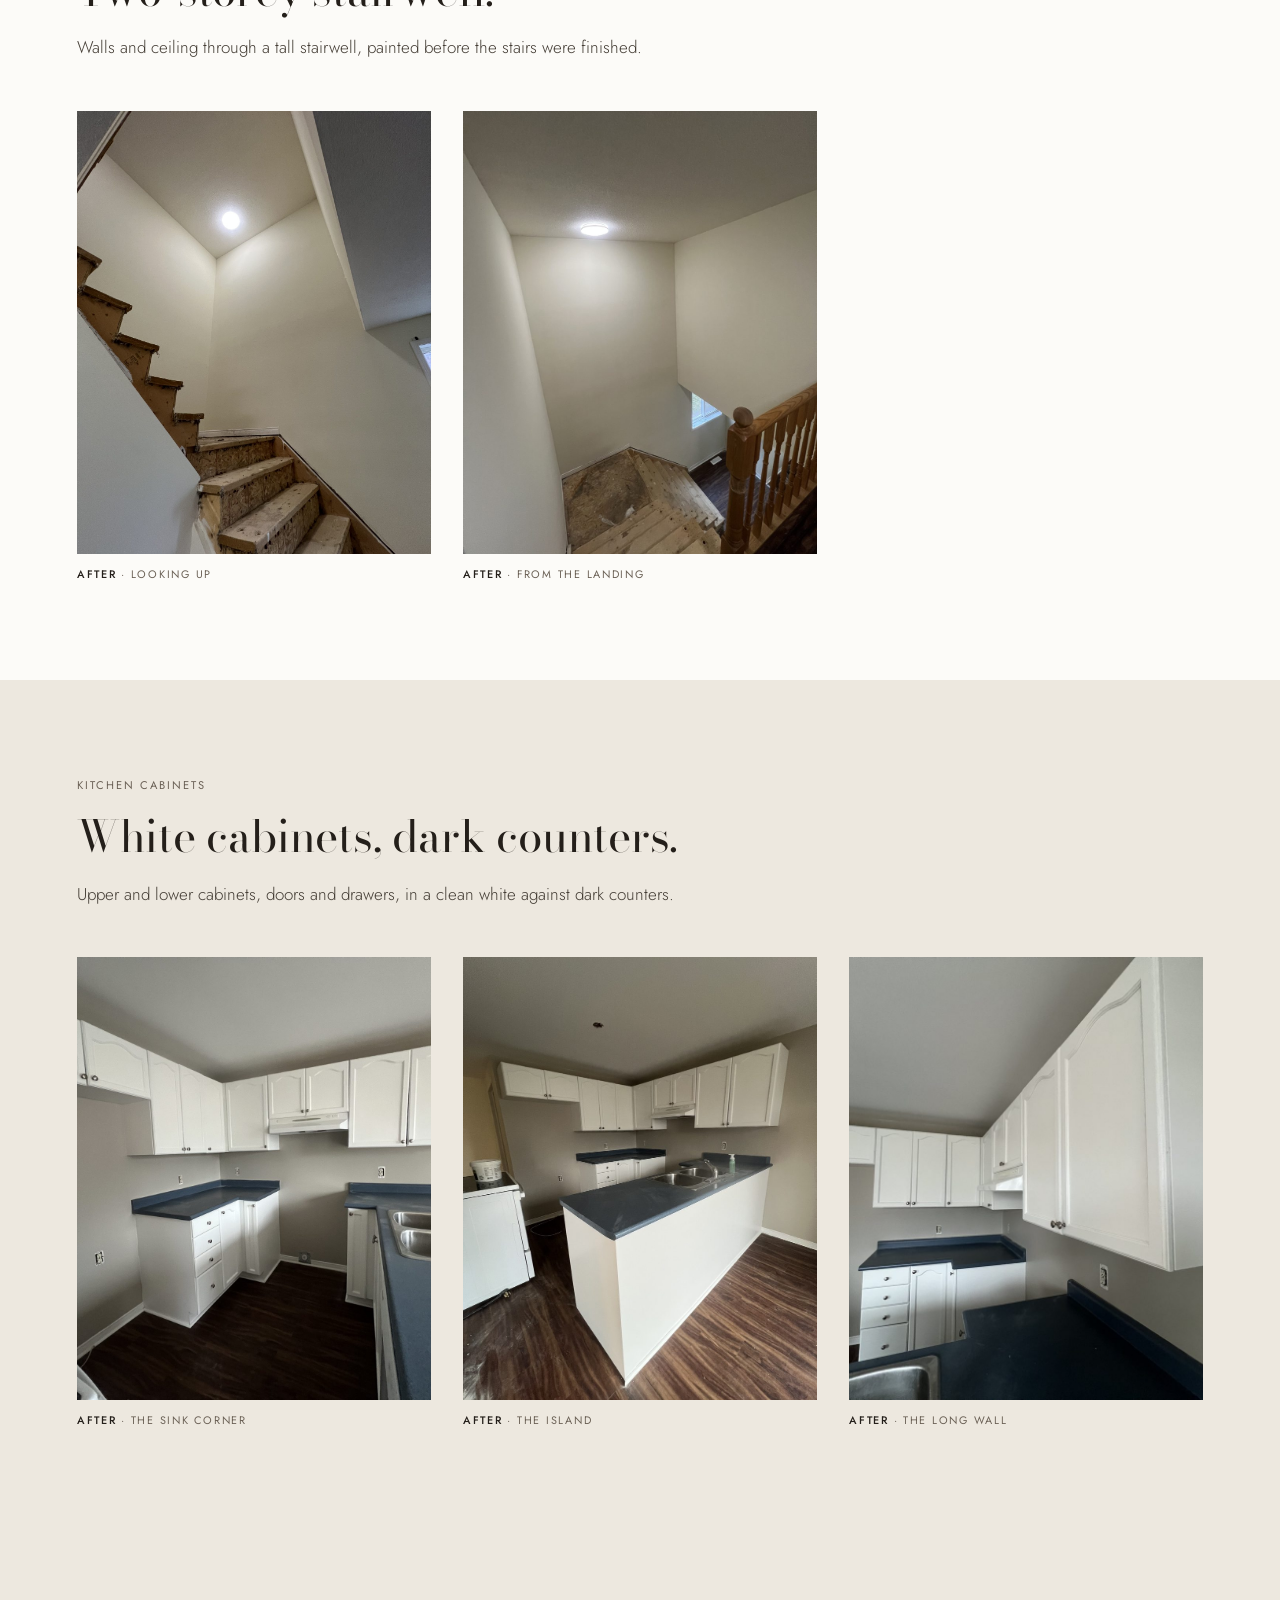
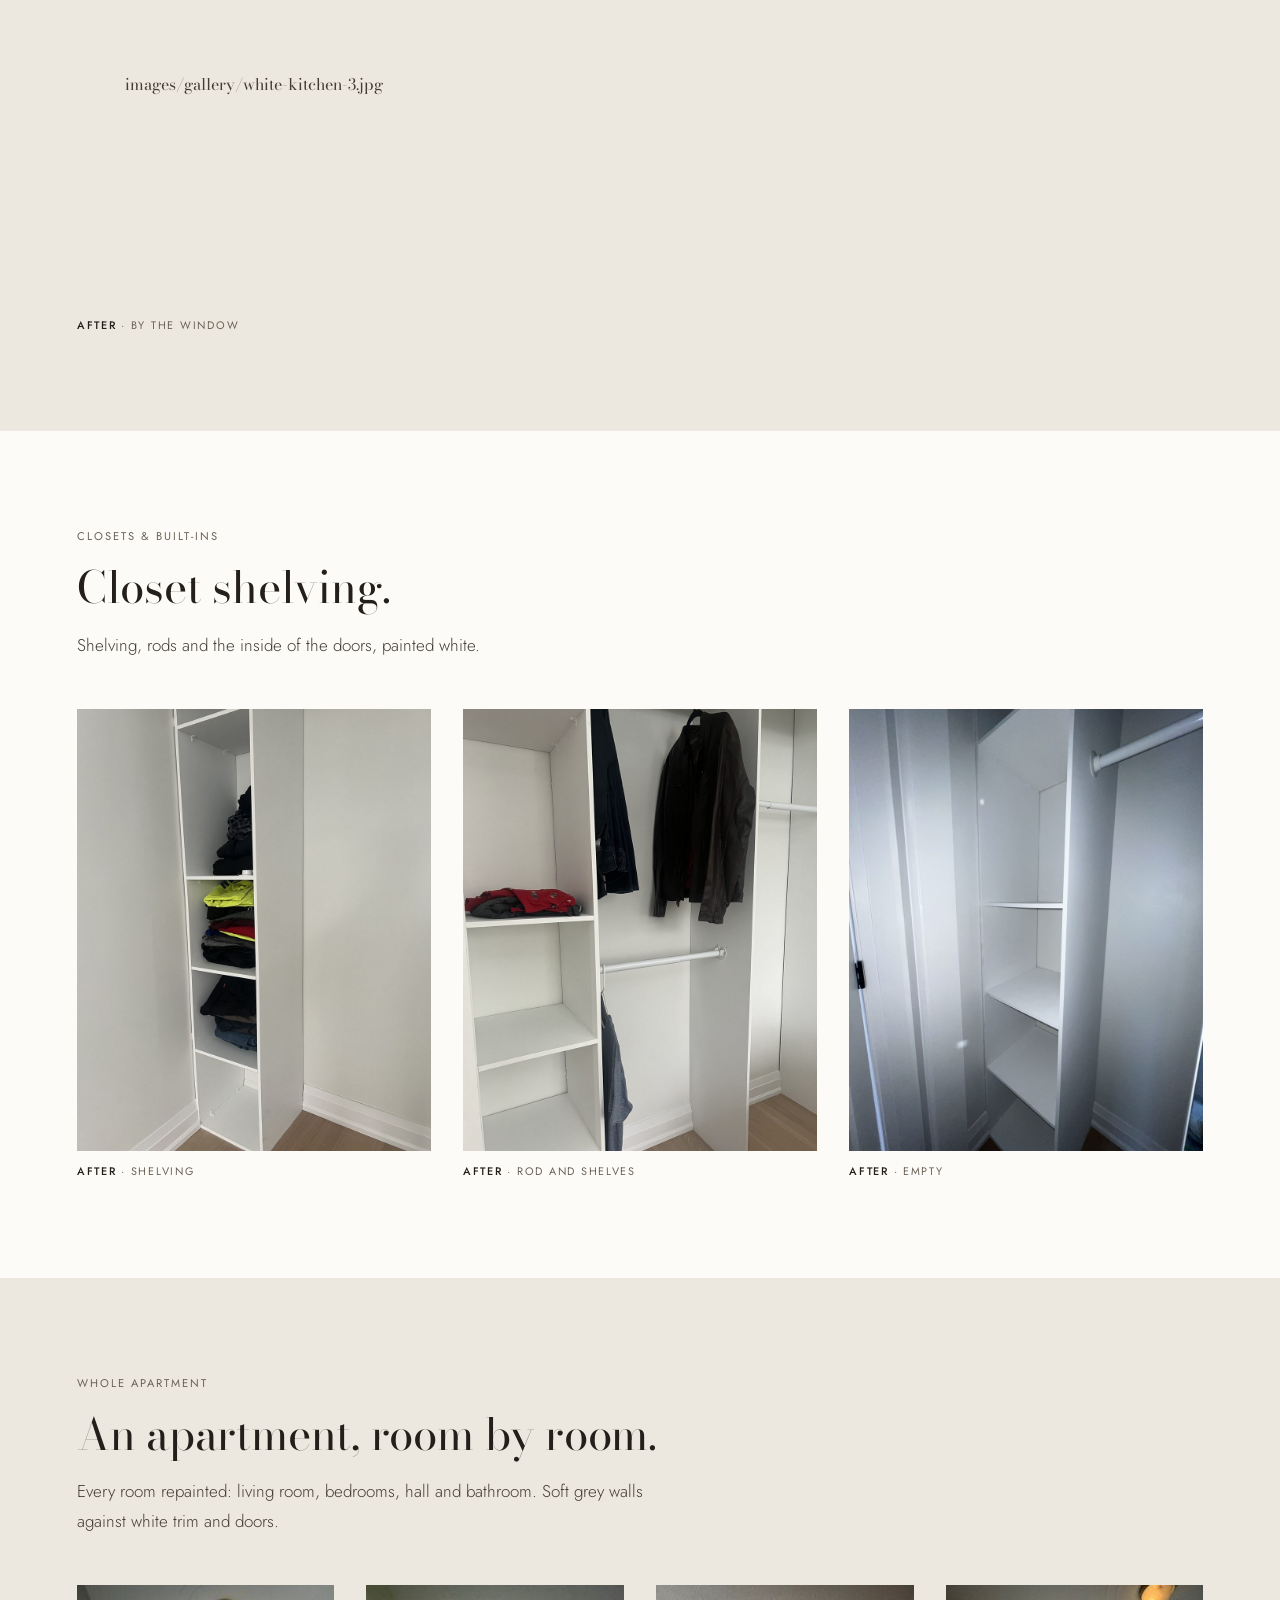
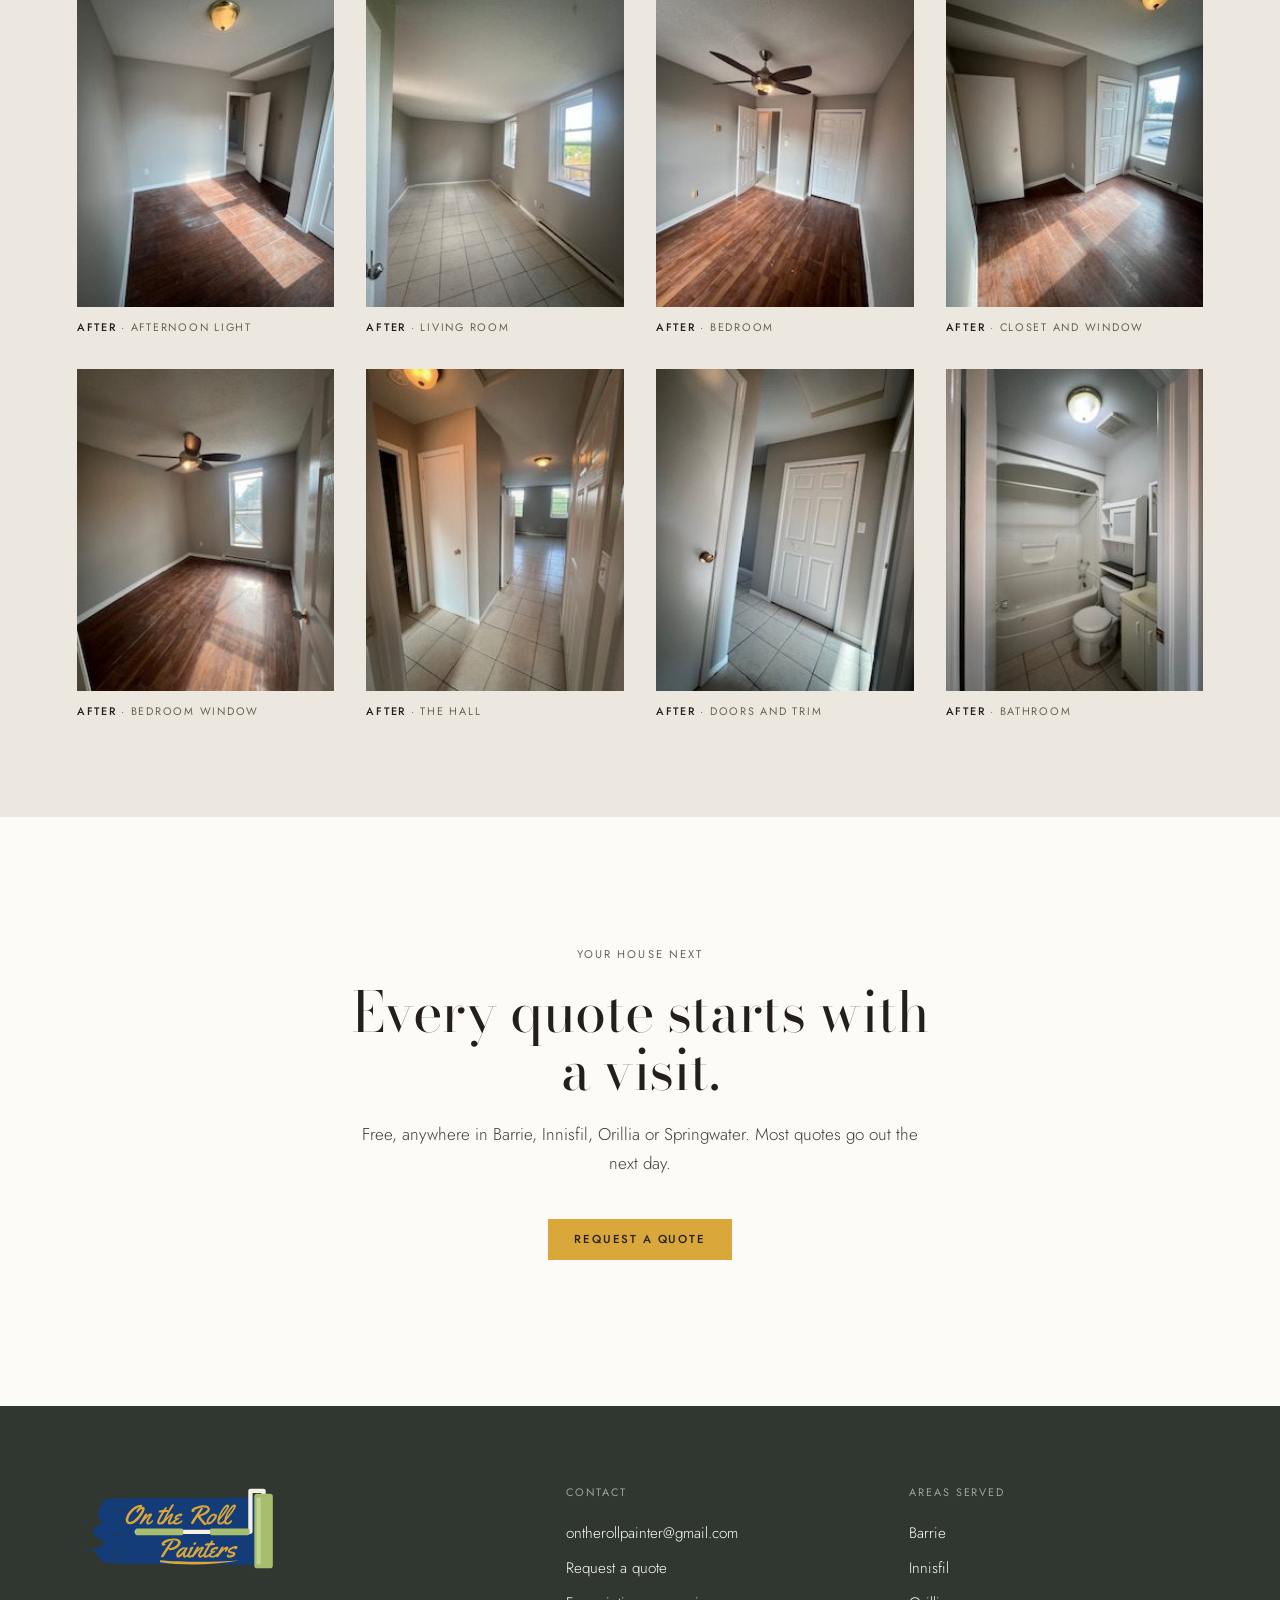
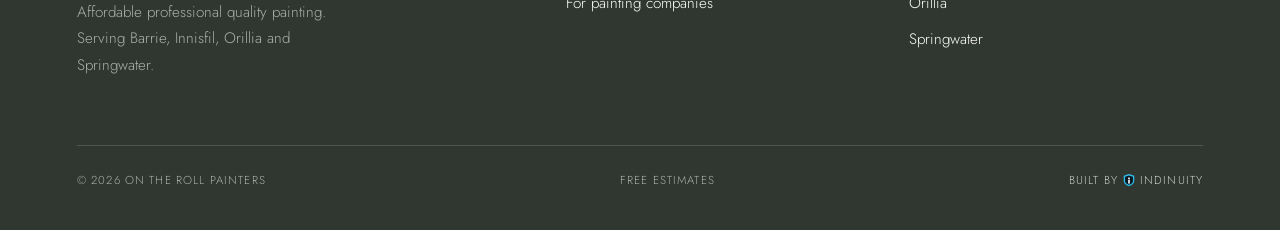
<file: gallery.html>
<!DOCTYPE html>
<html lang="en-CA">
<head>
<meta charset="utf-8">
<meta name="viewport" content="width=device-width, initial-scale=1">
<title>Projects — On The Roll Painters</title>
<meta name="description" content="Every job by On The Roll Painters, house by house: kitchen cabinets, stairs and railings, closets, doors, a whole apartment and deck staining in Barrie, Innisfil, Orillia and Springwater. Before and after where there is one.">
<link rel="canonical" href="https://ontherollpainter.ca/gallery.html">
<meta name="theme-color" content="#4C5847">

<meta property="og:type" content="website">
<meta property="og:site_name" content="On The Roll Painters">
<meta property="og:locale" content="en_CA">
<meta property="og:url" content="https://ontherollpainter.ca/gallery.html">
<meta property="og:title" content="Projects — On The Roll Painters">
<meta property="og:description" content="Kitchen cabinets, stairs, closets, doors and decks, with a before and after wherever there is one.">
<meta property="og:image" content="https://ontherollpainter.ca/images/og-image.png">
<meta property="og:image:type" content="image/png">
<meta property="og:image:width" content="1200">
<meta property="og:image:height" content="630">
<meta property="og:image:alt" content="On The Roll Painters — navy paint-strip logo on olive. Affordable professional quality painting. Barrie, Innisfil, Orillia, Springwater.">
<meta name="twitter:card" content="summary_large_image">
<meta name="twitter:title" content="Projects — On The Roll Painters">
<meta name="twitter:description" content="Kitchen cabinets, stairs, closets, doors and decks, with a before and after wherever there is one.">
<meta name="twitter:image" content="https://ontherollpainter.ca/images/og-image.png">

<link rel="icon" href="images/favicon.svg" type="image/svg+xml">
<link rel="icon" href="images/favicon.png" type="image/png" sizes="512x512">
<link rel="apple-touch-icon" href="images/apple-touch-icon.png" sizes="180x180">
<link rel="manifest" href="site.webmanifest">
<link rel="preconnect" href="https://fonts.googleapis.com">
<link rel="preconnect" href="https://fonts.gstatic.com" crossorigin>
<link href="https://fonts.googleapis.com/css2?family=Bodoni+Moda:ital,opsz,wght@0,6..96,400;0,6..96,500;0,6..96,600;1,6..96,400&family=Jost:wght@300;400;500&display=swap" rel="stylesheet">
<link rel="stylesheet" href="styles.css">

<script type="application/ld+json">
{
  "@context": "https://schema.org",
  "@type": "ImageGallery",
  "name": "Projects — On The Roll Painters",
  "url": "https://ontherollpainter.ca/gallery.html",
  "description": "Finished painting jobs by On The Roll Painters, shown by house, with before and after photos where there is one.",
  "isPartOf": {"@id": "https://ontherollpainter.ca/#business"}
}
</script>
</head>
<body>

<a class="skip" href="#main">Skip to content</a>

<header class="bar">
  <div class="wrap">
    <a class="brand" href="index.html">
      <img src="images/logo.svg" alt="On The Roll Painters" width="1497" height="261">
    </a>
    <button class="menu-btn" type="button" aria-expanded="false" aria-controls="nav">Menu</button>
    <nav id="nav" aria-label="Main">
      <a href="index.html#work">Work</a>
      <a href="gallery.html" aria-current="page">Gallery</a>
      <a href="index.html#services">Services</a>
      <a href="index.html#process">Process</a>
      <a href="index.html#about">About</a>
      <a href="index.html#quote" class="navcta">Request a quote</a>
    </nav>
    <a class="mini" href="index.html#quote">Quote</a>
    <a class="btn btn-sm" href="index.html#quote">Request a quote</a>
  </div>
</header>

<main id="main">

<div class="page-intro">
  <div class="wrap"><div class="narrow">
    <p class="caps">Projects</p>
    <h1>The work, house by house.</h1>
    <p>Every photo here is a real job, taken on a phone the day it was finished. Nothing staged, nothing borrowed. Where there's a before, it's shown. Drag the split on any before-and-after, or click a photo to see it full size.</p>
  </div></div>
</div>

<!-- FILL: each project below has a title, one line about what was done, and its photos.
     The lines describe what is visible in the photos and nothing more. Add what only you
     know — what was wrong, what you did first, how long it took — and keep it true.
     To add a project: copy a whole <section class="project"> block, make the photos with
     tools/prep-photo.py (see README section 2), and update the image names and text.
     Sections alternate plain and "stone" backgrounds; keep that rhythm. -->

<section class="project" id="oak-kitchen">
  <div class="wrap">
    <div class="narrow">
      <p class="caps">Kitchen cabinets</p>
      <h2>Oak kitchen, taken to white.</h2>
      <p>Original oak doors, drawer fronts and boxes painted white. Same boxes, same layout, same microwave.</p>
    </div>
    <div class="compare-row">
      <figure class="shot compare">
        <img class="before" src="images/work-04-before.jpg" alt="Kitchen with original oak cabinets around the stove, before painting" loading="lazy" decoding="async" onerror="this.classList.add('missing')">
        <img class="after" src="images/work-04-after.jpg" alt="The same kitchen with the cabinets painted white" loading="lazy" decoding="async" onerror="this.classList.add('missing')">
        <span class="ph" aria-hidden="true"><b>images/work-04-before.jpg + -after.jpg</b>Before and after, same angle</span>
        <span class="tag tag-b" aria-hidden="true">Before</span>
        <span class="tag tag-a" aria-hidden="true">After</span>
        <span class="divider" aria-hidden="true"></span>
        <input type="range" min="0" max="100" value="50" aria-label="Compare before and after: slide to reveal">
      </figure>
    </div>
    <div class="gallery-grid">
      <figure><div class="shot"><img src="images/gallery/oak-kitchen-before-2.jpg" alt="The other side of the same kitchen before painting: oak cabinets, fridge and dishwasher" loading="lazy" decoding="async" onerror="this.classList.add('missing')"><span class="ph" aria-hidden="true"><b>images/gallery/oak-kitchen-before-2.jpg</b></span></div><figcaption><b>Before</b> · the other side</figcaption></figure>
      <figure><div class="shot"><img src="images/gallery/oak-kitchen-after-1.jpg" alt="Painted white cabinets along the sink wall with the tile backsplash" loading="lazy" decoding="async" onerror="this.classList.add('missing')"><span class="ph" aria-hidden="true"><b>images/gallery/oak-kitchen-after-1.jpg</b></span></div><figcaption><b>After</b> · sink wall</figcaption></figure>
      <figure><div class="shot"><img src="images/gallery/oak-kitchen-after-3.jpg" alt="Painted white upper and lower cabinets beside the microwave" loading="lazy" decoding="async" onerror="this.classList.add('missing')"><span class="ph" aria-hidden="true"><b>images/gallery/oak-kitchen-after-3.jpg</b></span></div><figcaption><b>After</b> · uppers and lowers</figcaption></figure>
      <figure><div class="shot"><img src="images/gallery/oak-kitchen-after-4.jpg" alt="Painted white cabinets and drawers around the sink and dishwasher" loading="lazy" decoding="async" onerror="this.classList.add('missing')"><span class="ph" aria-hidden="true"><b>images/gallery/oak-kitchen-after-4.jpg</b></span></div><figcaption><b>After</b> · dishwasher run</figcaption></figure>
    </div>
  </div>
</section>

<section class="project stone" id="second-kitchen">
  <div class="wrap">
    <div class="narrow">
      <p class="caps">Kitchen cabinets</p>
      <h2>A second oak kitchen.</h2>
      <p>Doors, drawer fronts and boxes to white around the sink and window. Counters, sink and floor stayed as they were.</p>
    </div>
    <div class="pair">
      <div>
        <p class="caps pair-label">Before</p>
        <figure class="shot"><img src="images/before.jpg" alt="Kitchen with original oak cabinets around the sink, before painting" loading="lazy" decoding="async" onerror="this.classList.add('missing')"><span class="ph" aria-hidden="true"><b>images/before.jpg</b></span></figure>
      </div>
      <div>
        <p class="caps pair-label">After</p>
        <figure class="shot"><img src="images/after.jpg" alt="The same kitchen, cabinets and drawers painted white" loading="lazy" decoding="async" onerror="this.classList.add('missing')"><span class="ph" aria-hidden="true"><b>images/after.jpg</b></span></figure>
      </div>
    </div>
    <div class="gallery-grid">
      <figure><div class="shot"><img src="images/gallery/second-kitchen-after-2.jpg" alt="Painted white upper cabinets over the range hood" loading="lazy" decoding="async" onerror="this.classList.add('missing')"><span class="ph" aria-hidden="true"><b>images/gallery/second-kitchen-after-2.jpg</b></span></div><figcaption><b>After</b> · over the stove</figcaption></figure>
      <figure><div class="shot"><img src="images/gallery/second-kitchen-after-3.jpg" alt="A run of three painted white upper cabinet doors" loading="lazy" decoding="async" onerror="this.classList.add('missing')"><span class="ph" aria-hidden="true"><b>images/gallery/second-kitchen-after-3.jpg</b></span></div><figcaption><b>After</b> · uppers</figcaption></figure>
      <figure><div class="shot"><img src="images/gallery/second-kitchen-after-1.jpg" alt="Painted white corner upper cabinets" loading="lazy" decoding="async" onerror="this.classList.add('missing')"><span class="ph" aria-hidden="true"><b>images/gallery/second-kitchen-after-1.jpg</b></span></div><figcaption><b>After</b> · the corner</figcaption></figure>
    </div>
  </div>
</section>

<section class="project" id="front-door">
  <div class="wrap">
    <div class="narrow">
      <p class="caps">Doors &amp; trim</p>
      <h2>Front door, red to black.</h2>
      <p>An exterior door with a glass insert, taken from a chipped red to black. Glass, hardware and frame stayed.</p>
    </div>
    <div class="pair">
      <div>
        <p class="caps pair-label">Before</p>
        <figure class="shot"><img src="images/gallery/front-door-before-1.jpg" alt="A worn red front door with a glass insert, before painting" loading="lazy" decoding="async" onerror="this.classList.add('missing')"><span class="ph" aria-hidden="true"><b>images/gallery/front-door-before-1.jpg</b></span></figure>
      </div>
      <div>
        <p class="caps pair-label">After</p>
        <figure class="shot"><img src="images/gallery/front-door-after-1.jpg" alt="The same door painted black" loading="lazy" decoding="async" onerror="this.classList.add('missing')"><span class="ph" aria-hidden="true"><b>images/gallery/front-door-after-1.jpg</b></span></figure>
      </div>
    </div>
  </div>
</section>

<section class="project stone" id="deck-steps">
  <div class="wrap">
    <div class="narrow">
      <p class="caps">Deck staining</p>
      <h2>Front steps, brought back.</h2>
      <p>Wood weathered to grey, stained a deep brown.</p>
    </div>
    <div class="compare-row">
      <figure class="shot compare">
        <img class="before" src="images/gallery/deck-steps-before-1.jpg" alt="Front porch steps before staining: bare wood weathered to grey" loading="lazy" decoding="async" onerror="this.classList.add('missing')">
        <img class="after" src="images/gallery/deck-steps-after-1.jpg" alt="The same steps after staining, a deep brown" loading="lazy" decoding="async" onerror="this.classList.add('missing')">
        <span class="ph" aria-hidden="true"><b>images/gallery/deck-steps-before-1.jpg + -after-1.jpg</b>Before and after, same angle</span>
        <span class="tag tag-b" aria-hidden="true">Before</span>
        <span class="tag tag-a" aria-hidden="true">After</span>
        <span class="divider" aria-hidden="true"></span>
        <input type="range" min="0" max="100" value="50" aria-label="Compare before and after: slide to reveal">
      </figure>
    </div>
  </div>
</section>

<section class="project" id="deck">
  <div class="wrap">
    <div class="narrow">
      <p class="caps">Deck staining</p>
      <h2>Covered porch and deck.</h2>
      <p>Boards weathered to grey, stained in two tones with the border picked out lighter. Same porch, same spot, a few days apart.</p>
    </div>
    <div class="compare-row">
      <figure class="shot compare">
        <img class="before" src="images/work-03-before.jpg" alt="A covered back porch and deck before staining, the boards weathered to grey" loading="lazy" decoding="async" onerror="this.classList.add('missing')">
        <img class="after" src="images/work-03-after.jpg" alt="The same porch and deck after staining, in two tones" loading="lazy" decoding="async" onerror="this.classList.add('missing')">
        <span class="ph" aria-hidden="true"><b>images/work-03-before.jpg + -after.jpg</b>Before and after, same angle</span>
        <span class="tag tag-b" aria-hidden="true">Before</span>
        <span class="tag tag-a" aria-hidden="true">After</span>
        <span class="divider" aria-hidden="true"></span>
        <input type="range" min="0" max="100" value="50" aria-label="Compare before and after: slide to reveal">
      </figure>
    </div>
    <div class="gallery-grid">
      <figure><div class="shot"><img src="images/about.jpg" alt="The same deck from the yard side: two-tone boards and steps, freshly stained" loading="lazy" decoding="async" onerror="this.classList.add('missing')"><span class="ph" aria-hidden="true"><b>images/about.jpg</b></span></div><figcaption><b>After</b> · from the yard</figcaption></figure>
    </div>
  </div>
</section>

<section class="project stone" id="log-stairs">
  <div class="wrap">
    <div class="narrow">
      <p class="caps">Stairs &amp; railings</p>
      <h2>Staircase in a log home.</h2>
      <p>Risers, stringers, spindles and newel posts painted white; treads and handrail left as wood. Walls done in the same pass.</p>
    </div>
    <div class="gallery-grid">
      <figure><div class="shot"><img src="images/work-01.jpg" alt="Staircase with white-painted risers and spindles and bare wood treads" loading="lazy" decoding="async" onerror="this.classList.add('missing')"><span class="ph" aria-hidden="true"><b>images/work-01.jpg</b></span></div><figcaption><b>After</b> · the staircase</figcaption></figure>
      <figure><div class="shot"><img src="images/gallery/log-stairs-2.jpg" alt="Close view of the white-painted stairs and newel post" loading="lazy" decoding="async" onerror="this.classList.add('missing')"><span class="ph" aria-hidden="true"><b>images/gallery/log-stairs-2.jpg</b></span></div><figcaption><b>After</b> · newel post</figcaption></figure>
      <figure><div class="shot"><img src="images/gallery/log-stairs-3.jpg" alt="Painted walls and stairs under exposed log beams" loading="lazy" decoding="async" onerror="this.classList.add('missing')"><span class="ph" aria-hidden="true"><b>images/gallery/log-stairs-3.jpg</b></span></div><figcaption><b>After</b> · under the beams</figcaption></figure>
      <figure><div class="shot"><img src="images/gallery/log-stairs-4.jpg" alt="Living room with painted walls and the white staircase beyond" loading="lazy" decoding="async" onerror="this.classList.add('missing')"><span class="ph" aria-hidden="true"><b>images/gallery/log-stairs-4.jpg</b></span></div><figcaption><b>After</b> · from the living room</figcaption></figure>
    </div>
  </div>
</section>

<section class="project" id="stairwell">
  <div class="wrap">
    <div class="narrow">
      <p class="caps">Walls &amp; ceilings</p>
      <h2>Two-storey stairwell.</h2>
      <p>Walls and ceiling through a tall stairwell, painted before the stairs were finished.</p>
    </div>
    <div class="gallery-grid">
      <figure><div class="shot"><img src="images/work-02.jpg" alt="Freshly painted two-storey stairwell" loading="lazy" decoding="async" onerror="this.classList.add('missing')"><span class="ph" aria-hidden="true"><b>images/work-02.jpg</b></span></div><figcaption><b>After</b> · looking up</figcaption></figure>
      <figure><div class="shot"><img src="images/gallery/stairwell-2.jpg" alt="The stairwell ceiling and railing from the landing" loading="lazy" decoding="async" onerror="this.classList.add('missing')"><span class="ph" aria-hidden="true"><b>images/gallery/stairwell-2.jpg</b></span></div><figcaption><b>After</b> · from the landing</figcaption></figure>
    </div>
  </div>
</section>

<section class="project stone" id="white-kitchen">
  <div class="wrap">
    <div class="narrow">
      <p class="caps">Kitchen cabinets</p>
      <h2>White cabinets, dark counters.</h2>
      <p>Upper and lower cabinets, doors and drawers, in a clean white against dark counters.</p>
    </div>
    <div class="gallery-grid">
      <figure><div class="shot"><img src="images/hero.jpg" alt="A kitchen with freshly painted white cabinets and dark counters" loading="lazy" decoding="async" onerror="this.classList.add('missing')"><span class="ph" aria-hidden="true"><b>images/hero.jpg</b></span></div><figcaption><b>After</b> · the sink corner</figcaption></figure>
      <figure><div class="shot"><img src="images/gallery/white-kitchen-1.jpg" alt="White cabinets and an island with a dark counter" loading="lazy" decoding="async" onerror="this.classList.add('missing')"><span class="ph" aria-hidden="true"><b>images/gallery/white-kitchen-1.jpg</b></span></div><figcaption><b>After</b> · the island</figcaption></figure>
      <figure><div class="shot"><img src="images/gallery/white-kitchen-2.jpg" alt="White upper cabinets and drawers along the wall" loading="lazy" decoding="async" onerror="this.classList.add('missing')"><span class="ph" aria-hidden="true"><b>images/gallery/white-kitchen-2.jpg</b></span></div><figcaption><b>After</b> · the long wall</figcaption></figure>
      <figure><div class="shot"><img src="images/gallery/white-kitchen-3.jpg" alt="White cabinets around the sink and window" loading="lazy" decoding="async" onerror="this.classList.add('missing')"><span class="ph" aria-hidden="true"><b>images/gallery/white-kitchen-3.jpg</b></span></div><figcaption><b>After</b> · by the window</figcaption></figure>
    </div>
  </div>
</section>

<section class="project" id="closets">
  <div class="wrap">
    <div class="narrow">
      <p class="caps">Closets &amp; built-ins</p>
      <h2>Closet shelving.</h2>
      <p>Shelving, rods and the inside of the doors, painted white.</p>
    </div>
    <div class="gallery-grid">
      <figure><div class="shot"><img src="images/gallery/closets-1.jpg" alt="Tall painted white closet shelving with folded clothes" loading="lazy" decoding="async" onerror="this.classList.add('missing')"><span class="ph" aria-hidden="true"><b>images/gallery/closets-1.jpg</b></span></div><figcaption><b>After</b> · shelving</figcaption></figure>
      <figure><div class="shot"><img src="images/gallery/closets-2.jpg" alt="Painted white closet with a hanging rod and shelves" loading="lazy" decoding="async" onerror="this.classList.add('missing')"><span class="ph" aria-hidden="true"><b>images/gallery/closets-2.jpg</b></span></div><figcaption><b>After</b> · rod and shelves</figcaption></figure>
      <figure><div class="shot"><img src="images/gallery/closets-3.jpg" alt="Empty painted white closet interior" loading="lazy" decoding="async" onerror="this.classList.add('missing')"><span class="ph" aria-hidden="true"><b>images/gallery/closets-3.jpg</b></span></div><figcaption><b>After</b> · empty</figcaption></figure>
    </div>
  </div>
</section>

<section class="project stone" id="apartment">
  <div class="wrap">
    <div class="narrow">
      <p class="caps">Whole apartment</p>
      <h2>An apartment, room by room.</h2>
      <p>Every room repainted: living room, bedrooms, hall and bathroom. Soft grey walls against white trim and doors.</p>
    </div>
    <!-- FILL: these eight are 240×320 thumbnails, which is all the package held, so they
         sit in a tighter grid ("small") to stay near their real size, and don't open in
         the lightbox. When the full-size originals turn up, re-run the prep script with the
         same names (gallery/apartment-1 … 8) and delete the word "small" below. -->
    <div class="gallery-grid small">
      <figure><div class="shot"><img src="images/gallery/apartment-1.jpg" alt="A bedroom with grey walls and afternoon sun across a dark wood-look floor" width="240" height="320" loading="lazy" decoding="async" onerror="this.classList.add('missing')"><span class="ph" aria-hidden="true"><b>images/gallery/apartment-1.jpg</b></span></div><figcaption><b>After</b> · afternoon light</figcaption></figure>
      <figure><div class="shot"><img src="images/gallery/apartment-2.jpg" alt="A long living room with grey walls, white baseboards and two windows" width="240" height="320" loading="lazy" decoding="async" onerror="this.classList.add('missing')"><span class="ph" aria-hidden="true"><b>images/gallery/apartment-2.jpg</b></span></div><figcaption><b>After</b> · living room</figcaption></figure>
      <figure><div class="shot"><img src="images/gallery/apartment-3.jpg" alt="A bedroom with grey walls, a ceiling fan and white doors" width="240" height="320" loading="lazy" decoding="async" onerror="this.classList.add('missing')"><span class="ph" aria-hidden="true"><b>images/gallery/apartment-3.jpg</b></span></div><figcaption><b>After</b> · bedroom</figcaption></figure>
      <figure><div class="shot"><img src="images/gallery/apartment-4.jpg" alt="A grey room with a white closet door and a window" width="240" height="320" loading="lazy" decoding="async" onerror="this.classList.add('missing')"><span class="ph" aria-hidden="true"><b>images/gallery/apartment-4.jpg</b></span></div><figcaption><b>After</b> · closet and window</figcaption></figure>
      <figure><div class="shot"><img src="images/gallery/apartment-5.jpg" alt="A bedroom corner with grey walls, a window and a ceiling fan" width="240" height="320" loading="lazy" decoding="async" onerror="this.classList.add('missing')"><span class="ph" aria-hidden="true"><b>images/gallery/apartment-5.jpg</b></span></div><figcaption><b>After</b> · bedroom window</figcaption></figure>
      <figure><div class="shot"><img src="images/gallery/apartment-6.jpg" alt="A hallway with grey walls and white doors leading to the living room" width="240" height="320" loading="lazy" decoding="async" onerror="this.classList.add('missing')"><span class="ph" aria-hidden="true"><b>images/gallery/apartment-6.jpg</b></span></div><figcaption><b>After</b> · the hall</figcaption></figure>
      <figure><div class="shot"><img src="images/gallery/apartment-7.jpg" alt="White six-panel doors and trim against grey walls" width="240" height="320" loading="lazy" decoding="async" onerror="this.classList.add('missing')"><span class="ph" aria-hidden="true"><b>images/gallery/apartment-7.jpg</b></span></div><figcaption><b>After</b> · doors and trim</figcaption></figure>
      <figure><div class="shot"><img src="images/gallery/apartment-8.jpg" alt="A bathroom with freshly painted grey walls around the tub and vanity" width="240" height="320" loading="lazy" decoding="async" onerror="this.classList.add('missing')"><span class="ph" aria-hidden="true"><b>images/gallery/apartment-8.jpg</b></span></div><figcaption><b>After</b> · bathroom</figcaption></figure>
    </div>
  </div>
</section>

<section class="centered">
  <div class="wrap narrow">
    <p class="caps">Your house next</p>
    <h2>Every quote starts with a visit.</h2>
    <p>Free, anywhere in Barrie, Innisfil, Orillia or Springwater. Most quotes go out the next day.</p>
    <p class="cta-row"><a class="btn" href="index.html#quote">Request a quote</a></p>
  </div>
</section>

</main>

<footer>
  <div class="wrap">
    <div class="foot">
      <div>
        <img class="mark" src="images/logo-stacked.svg" alt="On The Roll Painters" width="1260" height="539">
        <p class="blurb">Affordable professional quality painting. Serving Barrie, Innisfil, Orillia and Springwater.</p>
      </div>
      <div>
        <h4>Contact</h4>
        <ul>
          <li><a href="mailto:ontherollpainter@gmail.com">ontherollpainter@gmail.com</a></li>
          <li><a href="index.html#quote">Request a quote</a></li>
          <li><a href="index.html#trade">For painting companies</a></li>
        </ul>
      </div>
      <div>
        <h4>Areas served</h4>
        <ul>
          <li>Barrie</li>
          <li>Innisfil</li>
          <li>Orillia</li>
          <li>Springwater</li>
        </ul>
      </div>
    </div>
    <div class="legal">
      <span>&copy; <span id="yr">2026</span> On The Roll Painters</span>
      <span>Free estimates</span>
      <span><a class="credit" href="https://indinuity.com" target="_blank" rel="noopener">Built by <img src="images/indinuity-shield.svg" alt="" width="64" height="64"> Indinuity</a></span>
    </div>
  </div>
</footer>

<dialog id="lb" aria-labelledby="lb-title">
  <p id="lb-title" class="sr-only">Enlarged photo</p>
  <button class="close" type="button" autofocus>Close</button>
</dialog>

<script src="site.js" defer></script>
</body>
</html>
</file>
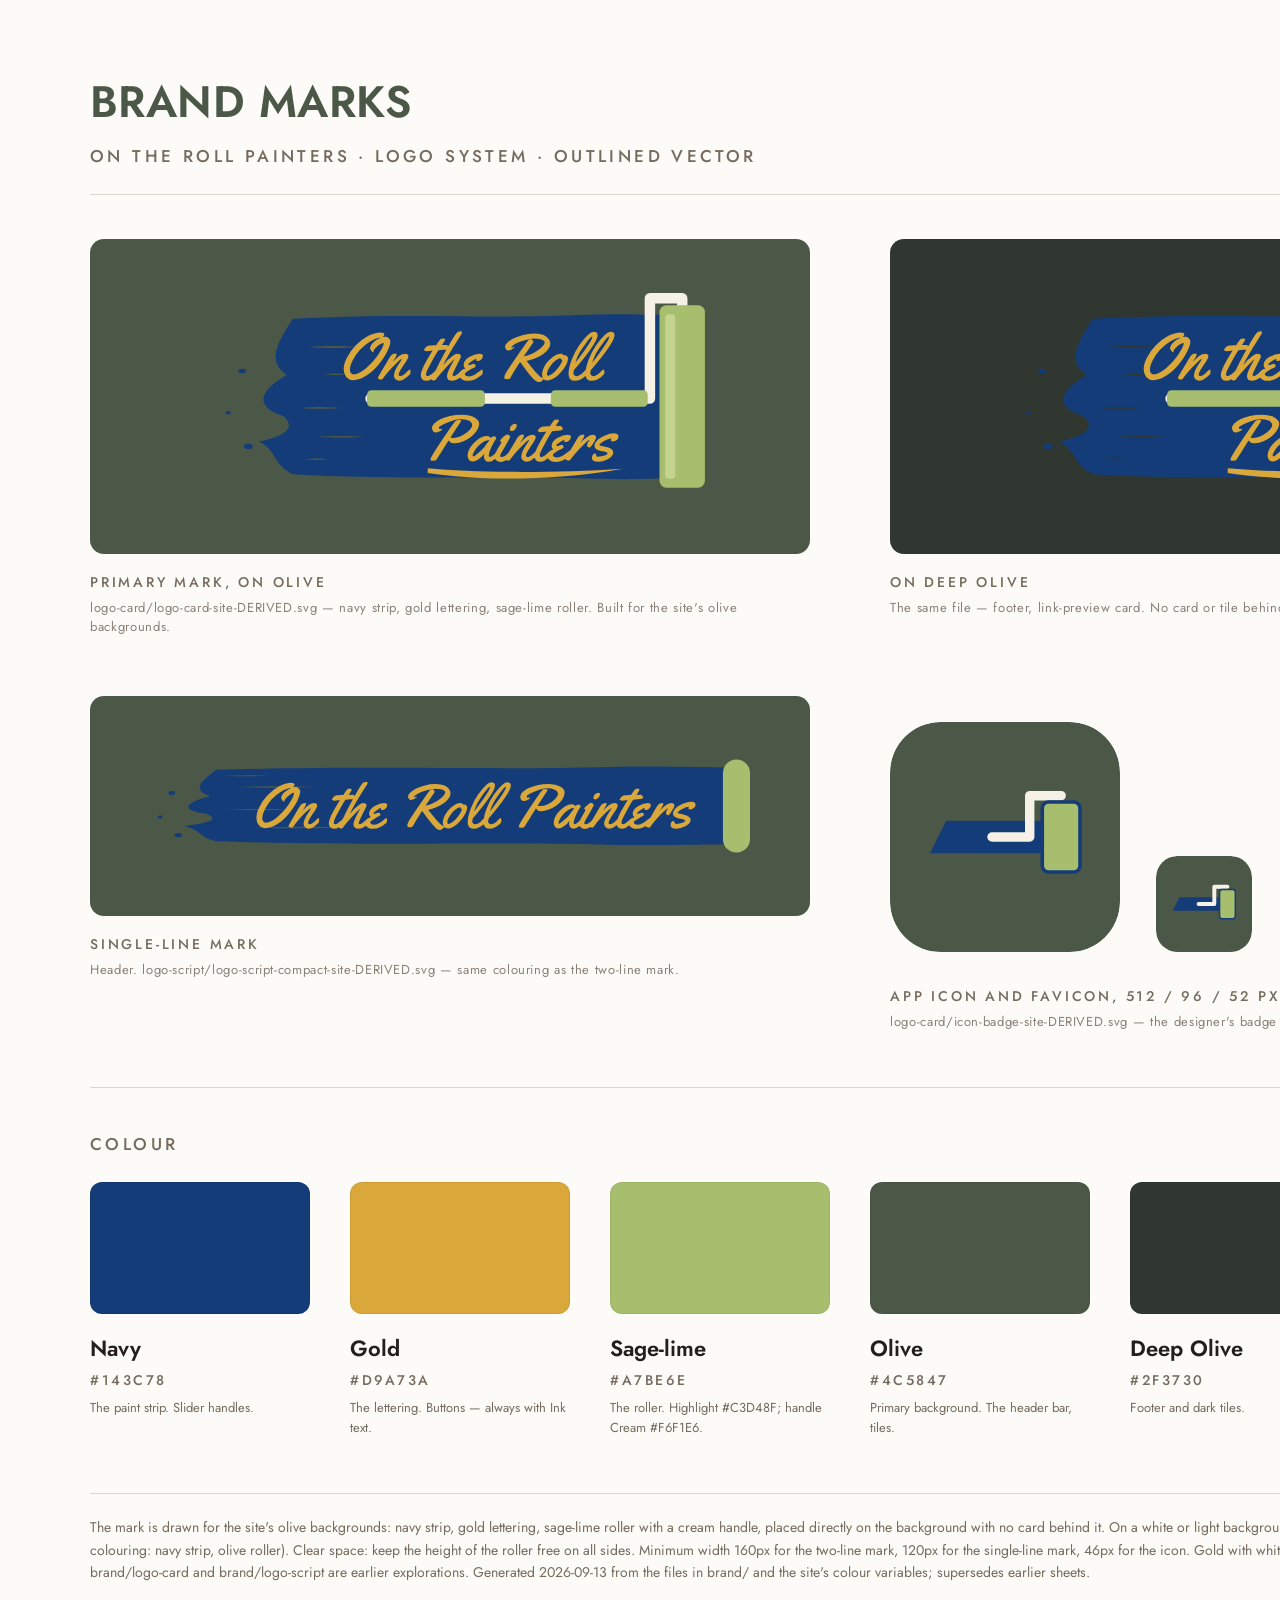
<file: brand/brand-sheet.html>
<!DOCTYPE html><html lang="en"><head><meta charset="utf-8">
<link rel="preconnect" href="https://fonts.googleapis.com"><link rel="preconnect" href="https://fonts.gstatic.com" crossorigin>
<link href="https://fonts.googleapis.com/css2?family=Jost:wght@400;500;600&display=swap" rel="stylesheet">
<style>
html,body{margin:0}
body{width:1700px;min-height:1450px;background:#FCFBF8;font-family:"Jost",system-ui,sans-serif;color:#443D35;padding:70px 90px;box-sizing:border-box;position:relative}
h1{margin:0;font-weight:600;font-size:44px;letter-spacing:.01em;color:#4C5847;text-transform:uppercase}
.sub{margin:10px 0 0;font-weight:500;font-size:17px;letter-spacing:.2em;text-transform:uppercase;color:#756B5E}
hr{border:0;border-top:1px solid #DCD5C9;margin:26px 0 44px}
.grid{display:grid;grid-template-columns:1fr 1fr;gap:60px 80px}
.tile{display:flex;align-items:center;justify-content:center;border-radius:14px;padding:40px}
.tile img{width:100%;height:auto;display:block}
.tile.olive{background:#4C5847}
.tile.deep{background:#2F3730}
.tile.paper{background:#F6F1E6}
.lbl{margin:18px 0 0;font-weight:500;font-size:14px;letter-spacing:.2em;text-transform:uppercase;color:#756B5E}
.lbl small{display:block;letter-spacing:.05em;text-transform:none;font-weight:400;color:#8a8076;margin-top:6px;font-size:13px}
.icons{display:flex;align-items:flex-end;gap:36px}
.icons img{display:block;border-radius:22%}
.swatches{display:grid;grid-template-columns:repeat(6,1fr);gap:40px;margin-top:8px}
.sw{height:130px;border-radius:12px;border:1px solid rgba(0,0,0,.06)}
.sw-name{font-weight:600;font-size:22px;margin:18px 0 6px;color:#241F1A}
.sw-hex{font-weight:500;font-size:14px;letter-spacing:.18em;color:#756B5E}
.sw-use{font-size:13px;color:#756B5E;margin-top:8px;line-height:1.5}
.note{margin-top:56px;font-size:14px;color:#756B5E;line-height:1.6;border-top:1px solid #DCD5C9;padding-top:22px}
</style></head><body>
<h1>Brand marks</h1>
<p class="sub">On the Roll Painters · Logo system · Outlined vector</p>
<hr>
<div class="grid">
  <div><div class="tile olive"><img src="logo-card/logo-card-site-DERIVED.svg" style="width:86%"></div><p class="lbl">Primary mark, on olive<small>logo-card/logo-card-site-DERIVED.svg — navy strip, gold lettering, sage-lime roller. Built for the site's olive backgrounds.</small></p></div>
  <div><div class="tile deep"><img src="logo-card/logo-card-site-DERIVED.svg" style="width:86%"></div><p class="lbl">On deep olive<small>The same file — footer, link-preview card. No card or tile behind it.</small></p></div>
  <div><div class="tile olive" style="padding:56px 40px"><img src="logo-script/logo-script-compact-site-DERIVED.svg" style="width:96%"></div><p class="lbl">Single-line mark<small>Header. logo-script/logo-script-compact-site-DERIVED.svg — same colouring as the two-line mark.</small></p></div>
  <div><div class="icons" style="padding:26px 0 0"><img src="logo-card/icon-badge-site-DERIVED.svg" width="230" height="230"><img src="logo-card/icon-badge-site-DERIVED.svg" width="96" height="96"><img src="logo-card/icon-badge-site-DERIVED.svg" width="52" height="52"></div><p class="lbl" style="margin-top:34px">App icon and favicon, 512 / 96 / 52 px<small>logo-card/icon-badge-site-DERIVED.svg — the designer's badge with strip and roller swapped to match</small></p></div>
</div>
<hr style="margin-top:56px">
<p class="sub" style="margin:0 0 26px">Colour</p>
<div class="swatches">
  <div><div class="sw" style="background:#143C78"></div><div class="sw-name">Navy</div><div class="sw-hex">#143C78</div><div class="sw-use">The paint strip. Slider handles.</div></div>
  <div><div class="sw" style="background:#D9A73A"></div><div class="sw-name">Gold</div><div class="sw-hex">#D9A73A</div><div class="sw-use">The lettering. Buttons — always with Ink text.</div></div>
  <div><div class="sw" style="background:#A7BE6E"></div><div class="sw-name">Sage-lime</div><div class="sw-hex">#A7BE6E</div><div class="sw-use">The roller. Highlight #C3D48F; handle Cream #F6F1E6.</div></div>
  <div><div class="sw" style="background:#4C5847"></div><div class="sw-name">Olive</div><div class="sw-hex">#4C5847</div><div class="sw-use">Primary background. The header bar, tiles.</div></div>
  <div><div class="sw" style="background:#2F3730"></div><div class="sw-name">Deep Olive</div><div class="sw-hex">#2F3730</div><div class="sw-use">Footer and dark tiles.</div></div>
  <div><div class="sw" style="background:#241F1A"></div><div class="sw-name">Ink</div><div class="sw-hex">#241F1A</div><div class="sw-use">Body text on light backgrounds.</div></div>
</div>
<p class="note">The mark is drawn for the site's olive backgrounds: navy strip, gold lettering, sage-lime roller with a cream handle, placed directly on the background with no card behind it. On a white or light background use logo-card/alt-navy-sweep.svg (the business-card colouring: navy strip, olive roller). Clear space: keep the height of the roller free on all sides. Minimum width 160px for the two-line mark, 120px for the single-line mark, 46px for the icon. Gold with white text fails contrast; use Ink on Gold. Other files in brand/logo-card and brand/logo-script are earlier explorations. Generated 2026-09-13 from the files in brand/ and the site's colour variables; supersedes earlier sheets.</p>
</body></html>
</file>
<file: styles.css>
/* ============================================================
   PALETTE — earth tones, with the mark drawn for them
   Olive #4C5847 header, Deep Olive #2F3730 footer. The logo sits on
   those with a Navy #143C78 strip, Gold #D9A73A lettering and a
   sage-lime #A7BE6E roller. Neutral elsewhere so the photographs carry the
   colour: gold is reserved for the one thing we want people to do
   (the quote buttons) and the strip's navy marks the before/after
   slider handles. Gold fails contrast with white text, so it always
   carries ink text.
   ============================================================ */
:root{
  --ink:#241F1A;        /* Ink: body text on light backgrounds */
  --body:#443D35;
  --grey:#6B6156;       /* warm grey; dark enough to pass AA on both paper and stone */
  --paper:#FCFBF8;      /* warm off-white */
  --stone:#EDE8DF;      /* limestone */
  --hair:#DCD5C9;
  --brand:#4C5847;      /* Olive: header */
  --brand-deep:#2F3730; /* Deep Olive: footer */
  --accent:#D9A73A;     /* Gold: buttons, checked chips, selection */
  --roller:#143C78;     /* Navy, the paint strip: slider handles */

  --display:"Bodoni Moda",Georgia,serif;
  --ui:"Jost",system-ui,sans-serif;

  --pad:clamp(1.25rem,6vw,6rem);
  --maxw:80rem;
  --narrow:46rem;
  --bar-h:4.75rem;
}

*{box-sizing:border-box}
::selection{background:var(--accent);color:var(--ink)}
html{scroll-behavior:smooth;scroll-padding-top:var(--bar-h)}
body{
  margin:0;background:var(--paper);color:var(--body);
  font-family:var(--ui);font-weight:300;font-size:1.0625rem;line-height:1.75;
  -webkit-font-smoothing:antialiased;
}
img{max-width:100%;display:block}
a{color:inherit}

h1,h2,h3{font-family:var(--display);font-weight:400;color:var(--ink);margin:0;line-height:1.04;letter-spacing:-0.005em}
h1{font-size:clamp(2.75rem,7.5vw,6rem)}
h2{font-size:clamp(2rem,4.6vw,3.5rem)}
h3{font-size:1.5rem}
p{margin:0 0 1.15rem;max-width:60ch}

/* small tracked caps: the caption voice of the genre, used sparingly */
.caps{
  font-family:var(--ui);font-weight:400;font-size:.7rem;
  letter-spacing:.18em;text-transform:uppercase;color:var(--grey);
}

.wrap{max-width:var(--maxw);margin-inline:auto;padding-inline:var(--pad)}
.narrow{max-width:var(--narrow)}
.narrow h2,.qhead h2{margin:.75rem 0 1.25rem}
section{padding-block:clamp(4.5rem,10vw,9rem)}
.stone{background:var(--stone)}
.centered{text-align:center}
.centered p{margin-inline:auto}
.rule{height:1px;background:var(--hair);border:0;margin:0}
.cta-row{margin-top:2.5rem}

:focus-visible{outline:2px solid var(--ink);outline-offset:4px}
.bar :focus-visible{outline-color:#fff}
.quote :focus-visible,footer :focus-visible{outline-color:var(--accent)}

/* keyboard users can jump past the header; invisible until focused */
.skip{
  position:absolute;left:-999px;top:0;z-index:100;
  background:var(--ink);color:#fff;padding:.75rem 1.25rem;text-decoration:none;
  font-family:var(--ui);font-size:.72rem;letter-spacing:.16em;text-transform:uppercase;
}
.skip:focus{left:var(--pad);top:var(--pad)}
.sr-only{position:absolute;width:1px;height:1px;overflow:hidden;clip:rect(0 0 0 0);white-space:nowrap}

/* ---------- header ---------- */
.bar{position:sticky;top:0;z-index:60;background:var(--brand);color:#fff}
.bar .wrap{display:flex;align-items:center;gap:1.75rem;min-height:var(--bar-h)}
.brand{display:flex;align-items:center;gap:1.1rem;text-decoration:none;margin-right:auto;min-width:0}
.brand img{height:2.75rem;width:auto;display:block}
nav{display:flex;gap:2rem;align-items:center}
nav a{font-family:var(--ui);font-weight:400;font-size:.72rem;letter-spacing:.16em;text-transform:uppercase;text-decoration:none;color:rgba(255,255,255,.85)}
nav a:hover{color:#fff}
.mini{display:none;font-family:var(--ui);font-size:.72rem;letter-spacing:.16em;text-transform:uppercase;text-decoration:none;white-space:nowrap;color:#fff}
.navcta{display:none}
.menu-btn{display:none;background:none;border:0;color:#fff;font-family:var(--ui);font-size:.72rem;letter-spacing:.16em;text-transform:uppercase;cursor:pointer;padding:.5rem}

/* ---------- buttons ---------- */
.btn{
  font-family:var(--ui);font-weight:500;font-size:.72rem;letter-spacing:.16em;text-transform:uppercase;
  background:var(--accent);color:var(--ink);text-decoration:none;border:1px solid var(--accent);
  padding:.85rem 1.6rem;border-radius:0;cursor:pointer;display:inline-block;line-height:1;white-space:nowrap;
  transition:background .2s,color .2s,border-color .2s;
}
.btn:hover{background:var(--ink);color:#fff;border-color:var(--ink)}
.bar .btn:hover,.hero .btn:hover{background:#fff;color:var(--ink);border-color:#fff}
.btn-sm{padding:.6rem 1.1rem}

/* ---------- photo placeholders ---------- */
.shot{position:relative;overflow:hidden;background:var(--stone);margin:0}
.shot img{position:relative;z-index:1;width:100%;height:100%;object-fit:cover}
.shot img.missing{display:none}
.shot.zoomable{cursor:zoom-in}
.ph{
  position:absolute;inset:0;z-index:0;display:grid;place-content:center;gap:.4rem;text-align:center;padding:1.5rem;
  font-family:var(--ui);font-weight:400;font-size:.68rem;letter-spacing:.16em;text-transform:uppercase;color:var(--grey);
  background:var(--stone);
}
.ph b{font-family:var(--display);font-size:1rem;letter-spacing:0;text-transform:none;font-weight:400;color:var(--body);display:block}

/* ---------- hero ---------- */
.hero{position:relative;min-height:80vh;min-height:min(84svh,760px);display:grid;align-items:end;color:#fff;overflow:hidden}
.hero .shot{position:absolute;inset:0;z-index:0}
.hero .scrim{position:absolute;inset:0;z-index:2;background:linear-gradient(180deg,rgba(36,31,26,.18) 0%,rgba(36,31,26,.28) 45%,rgba(36,31,26,.78) 100%)}
.hero-inner{position:relative;z-index:3;padding-block:clamp(3.5rem,9vw,6rem);width:100%}
/* frosted panel: blurs the photo only where the text sits, so pale walls
   and cabinets stop competing with the white type */
.hero-panel{
  display:inline-block;max-width:min(100%,46rem);padding:clamp(1.5rem,4vw,2.75rem) clamp(1.5rem,4vw,3rem);
  background:rgba(36,31,26,.42);-webkit-backdrop-filter:blur(18px) saturate(.9);backdrop-filter:blur(18px) saturate(.9);
  border:1px solid rgba(255,255,255,.14);box-shadow:0 1.5rem 3rem -1.5rem rgba(36,31,26,.6);
}
@supports not ((backdrop-filter:blur(1px)) or (-webkit-backdrop-filter:blur(1px))){.hero-panel{background:rgba(36,31,26,.72)}}
.hero-panel>:last-child{margin-bottom:0}
.hero h1{color:#fff;max-width:14ch;font-size:clamp(2.3rem,6.8vw,5.25rem)}
.hero .kicker{color:rgba(255,255,255,.82);margin-bottom:1.4rem}
.hero .lede{font-size:1.1rem;color:rgba(255,255,255,.92);max-width:40ch;margin:1.5rem 0 2.25rem}

/* ---------- spec bar ---------- */
.specs{border-bottom:1px solid var(--hair)}
.specs .wrap{display:grid;grid-template-columns:repeat(3,1fr)}
.specs div{padding:2rem 1.5rem;text-align:center;border-left:1px solid var(--hair)}
.specs div:first-child{border-left:0}
.specs b{font-family:var(--display);font-weight:400;font-size:1.75rem;color:var(--ink);display:block;margin-bottom:.35rem;line-height:1.1}

/* ---------- plates (project photography) ---------- */
.plate{margin-top:clamp(3rem,7vw,6rem)}
.plate .shot{aspect-ratio:16/9}
.plate.tall .shot{aspect-ratio:4/5}
.cap{display:grid;grid-template-columns:1fr auto;gap:1.5rem;align-items:baseline;padding-top:1.1rem;border-top:1px solid var(--hair);margin-top:1.1rem}
.cap h3{font-size:1.35rem;margin-bottom:.3rem}
.cap p{font-size:.95rem;color:var(--grey);margin:0;max-width:52ch}
.cap .meta{text-align:right;white-space:nowrap}
.pair{display:grid;grid-template-columns:1fr 1fr;gap:clamp(1.5rem,4vw,3.5rem)}
.pair .shot{aspect-ratio:4/5}
.pair-label{margin-bottom:1rem}

/* ---------- before/after slider ----------
   Two photos stacked; the "after" is clipped at --pos. A full-size transparent range
   input drives it, so it works by drag, touch, and arrow keys. On a mouse, the split
   also follows the pointer. Without JS it sits at 50/50. */
.compare{--pos:50%;cursor:ew-resize}
.compare img{position:absolute;inset:0}
.compare .after{clip-path:inset(0 0 0 var(--pos))}
.compare .tag{
  position:absolute;top:.75rem;z-index:3;pointer-events:none;
  font-family:var(--ui);font-weight:400;font-size:.62rem;letter-spacing:.18em;text-transform:uppercase;
  color:#fff;background:rgba(36,31,26,.65);padding:.35rem .6rem;
}
.compare .tag-b{left:.75rem}
.compare .tag-a{right:.75rem}
.compare .divider{position:absolute;top:0;bottom:0;left:var(--pos);width:2px;margin-left:-1px;background:#fff;z-index:3;pointer-events:none;box-shadow:0 0 0 1px rgba(36,31,26,.2)}
.compare .divider::after{
  content:"\2039\2009\203A";position:absolute;top:50%;left:50%;transform:translate(-50%,-50%);
  width:2.5rem;height:2.5rem;border-radius:50%;background:var(--roller);color:#fff;
  font-family:var(--ui);font-size:1.1rem;line-height:2.5rem;text-align:center;box-shadow:0 1px 6px rgba(36,31,26,.3);
}
.compare input{position:absolute;inset:0;z-index:4;width:100%;height:100%;margin:0;padding:0;opacity:0;cursor:ew-resize;touch-action:pan-y;-webkit-appearance:none;appearance:none}
.compare:has(input:focus-visible){outline:2px solid var(--ink);outline-offset:4px}

/* ---------- before/after twin ----------
   Two photos side by side inside one plate, for a pair shot from
   different angles (a slider needs the same angle). Suits tall
   subjects like a door. */
.twin{display:grid;grid-template-columns:1fr 1fr;gap:4px;background:var(--paper)}
.twin img{position:relative;z-index:1;width:100%;height:100%;object-fit:cover}
.twin .tag{position:absolute;top:.75rem;z-index:3;pointer-events:none;font-family:var(--ui);font-weight:400;font-size:.62rem;letter-spacing:.18em;text-transform:uppercase;color:#fff;background:rgba(36,31,26,.65);padding:.35rem .6rem}
.twin .tag-b{left:.75rem}
.twin .tag-a{right:.75rem}
.twin-door .after{object-position:62% 50%}  /* the after is shot at an angle; keep the knobs in */
.ba-pair{margin-top:clamp(2.5rem,6vw,4rem)}
.ba-cap{margin-top:1.5rem}

/* ---------- services ---------- */
.list{display:grid;grid-template-columns:1fr 1fr;gap:0 clamp(2rem,6vw,5rem);margin-top:3rem}
.item{padding:1.75rem 0;border-top:1px solid var(--hair)}
.item h3{font-size:1.3rem;margin-bottom:.45rem}
.item p{font-size:.98rem;color:var(--grey);margin:0}

/* ---------- process ---------- */
.steps{counter-reset:s;display:grid;grid-template-columns:repeat(5,1fr);gap:clamp(1.5rem,3vw,2.5rem);margin-top:3.5rem}
.step{border-top:1px solid var(--ink);padding-top:1.1rem}
.step::before{
  counter-increment:s;content:counter(s,decimal-leading-zero);
  font-family:var(--display);font-size:.85rem;color:var(--grey);display:block;margin-bottom:.75rem;
}
.step h3{font-size:1.1rem;margin-bottom:.4rem}
.step p{font-size:.92rem;color:var(--grey);margin:0}

/* ---------- reviews ---------- */
.pull{max-width:34ch;margin:2.5rem auto 0;font-family:var(--display);font-style:italic;font-weight:400;font-size:clamp(1.5rem,3.2vw,2.35rem);line-height:1.3;color:var(--ink)}
.attrib{margin-top:1.75rem}
.small-reviews{display:grid;grid-template-columns:1fr 1fr;gap:clamp(2rem,5vw,4rem);margin-top:clamp(3.5rem,7vw,5.5rem);padding-top:2.5rem;border-top:1px solid var(--hair);text-align:left}
.small-reviews p{font-family:var(--display);font-style:italic;font-size:1.1rem;line-height:1.5;color:var(--ink)}

/* ---------- about ---------- */
.about-grid{display:grid;grid-template-columns:.85fr 1.15fr;gap:clamp(2rem,6vw,5rem);align-items:center}
.about-grid .shot{aspect-ratio:4/5}
.about-grid h2{margin:.75rem 0 1.5rem}
.signoff{font-family:var(--display);font-size:1.35rem;color:var(--ink);margin-top:2rem}
.about-grid .cta-row{margin-top:1.5rem}

/* ---------- for painting companies ---------- */
.rates{display:grid;grid-template-columns:repeat(3,1fr);margin-top:clamp(2rem,5vw,3rem);border-top:1px solid var(--hair);border-bottom:1px solid var(--hair)}
.rates div{padding:1.75rem 1.5rem;border-left:1px solid var(--hair)}
.rates div:first-child{border-left:0;padding-left:0}
.rates b{font-family:var(--display);font-weight:400;font-size:1.75rem;color:var(--ink);display:block;margin-bottom:.35rem;line-height:1.1}
.rates p{font-size:.95rem;color:var(--grey);margin:0}
@media(max-width:560px){.rates{grid-template-columns:1fr}.rates div{border-left:0;border-top:1px solid var(--hair);padding-left:0}.rates div:first-child{border-top:0}}

/* ---------- quote ---------- */
.quote{background:var(--ink);color:#fff}
.quote h2{color:#fff}
.quote .lead{color:rgba(255,255,255,.75);max-width:44ch;margin-inline:auto}
.quote .lead a{color:#fff}
.quote .wrap{display:grid;grid-template-columns:1fr;gap:0}
.qhead{text-align:center;margin-bottom:clamp(2.5rem,5vw,4rem)}
.qhead .caps{color:rgba(255,255,255,.55)}
form{max-width:44rem;margin-inline:auto;display:grid;gap:1.75rem;width:100%}
.row{display:grid;grid-template-columns:1fr 1fr;gap:1.75rem}
label{font-family:var(--ui);font-size:.68rem;letter-spacing:.18em;text-transform:uppercase;color:rgba(255,255,255,.6);display:block;margin-bottom:.6rem}
input[type=text],input[type=email],input[type=tel],select,textarea{
  width:100%;font-family:var(--ui);font-weight:300;font-size:1rem;padding:.65rem 0;
  border:0;border-bottom:1px solid rgba(255,255,255,.45);border-radius:0;
  background:transparent;color:#fff;
}
select option{color:var(--ink)}
input:focus,select:focus,textarea:focus{outline:none;border-bottom-color:#fff}
textarea{min-height:5rem;resize:vertical}
fieldset{border:0;padding:0;margin:0}
legend{font-family:var(--ui);font-size:.68rem;letter-spacing:.18em;text-transform:uppercase;color:rgba(255,255,255,.6);margin-bottom:.9rem;padding:0}
.checks{display:flex;flex-wrap:wrap;gap:.6rem}
.checks label{
  margin:0;font-size:.72rem;letter-spacing:.12em;color:rgba(255,255,255,.85);
  border:1px solid rgba(255,255,255,.45);padding:.6rem 1rem;cursor:pointer;
  display:flex;align-items:center;gap:.5rem;
}
.checks input{accent-color:var(--accent);margin:0}
.checks label:has(input:checked){background:var(--accent);color:var(--ink);border-color:var(--accent)}
.honey{position:absolute;left:-9999px;width:1px;height:1px;overflow:hidden}
.quote .btn{justify-self:center;padding-inline:3rem}
.quote .btn:hover{background:#fff;color:var(--ink);border-color:#fff}
.quote .btn:disabled{opacity:.6;cursor:wait}
.fine{font-size:.8rem;color:rgba(255,255,255,.5);text-align:center;margin:0;max-width:46ch;margin-inline:auto}
.formnote{font-family:var(--ui);font-size:.8rem;letter-spacing:.1em;text-transform:uppercase;text-align:center;padding:1rem;border:1px solid rgba(255,255,255,.4);display:none}
.formnote.show{display:block}
form.sent > :not(.formnote){display:none}

/* ---------- footer ---------- */
footer{background:var(--brand-deep);color:#fff;padding-block:clamp(3.5rem,6vw,5rem) 2.5rem}
.foot{display:grid;grid-template-columns:1.5fr 1fr 1fr;gap:3rem}
footer h4{font-family:var(--ui);font-weight:400;font-size:.68rem;letter-spacing:.18em;text-transform:uppercase;color:rgba(255,255,255,.55);margin:0 0 1.1rem}
footer a{color:#fff;text-decoration:none}
footer a:hover{text-decoration:underline;text-underline-offset:3px}
footer ul{list-style:none;margin:0;padding:0;display:grid;gap:.55rem;font-size:.95rem}
.foot .mark{width:14rem;max-width:100%;height:auto;display:block;margin:0 0 1.25rem -1.25rem}
.foot .blurb{color:rgba(255,255,255,.6);font-size:.95rem;max-width:32ch}
.legal{border-top:1px solid rgba(255,255,255,.15);margin-top:3rem;padding-top:1.5rem;font-size:.72rem;letter-spacing:.1em;text-transform:uppercase;color:rgba(255,255,255,.6);display:flex;justify-content:space-between;gap:1rem 2rem;flex-wrap:wrap}
.legal a{color:rgba(255,255,255,.75)}
.legal .credit{display:inline-flex;align-items:center;gap:.35em}
.legal .credit img{height:1.2em;width:auto;display:block}

/* ---------- lightbox ---------- */
dialog{border:0;padding:0;background:transparent;max-width:92vw;max-height:92vh}
dialog::backdrop{background:rgba(0,0,0,.94)}
dialog img{max-height:88vh;width:auto}
dialog .close{position:fixed;top:1.5rem;right:1.5rem;background:transparent;border:1px solid rgba(255,255,255,.5);color:#fff;font-family:var(--ui);font-size:.7rem;letter-spacing:.16em;text-transform:uppercase;padding:.6rem 1rem;cursor:pointer}

/* ---------- responsive ---------- */
@media(max-width:900px){
  :root{--bar-h:4.25rem}
  .list,.pair,.small-reviews{grid-template-columns:1fr}
  .specs .wrap{grid-template-columns:1fr 1fr}
  .specs div:nth-child(3){border-left:0}
  .specs div:nth-child(-n+2){border-bottom:1px solid var(--hair)}
  .steps{grid-template-columns:1fr 1fr}
  .foot{grid-template-columns:1fr 1fr}
  .cap{grid-template-columns:1fr}
  .cap .meta{text-align:left}
  .bar .wrap{gap:.9rem}
  .brand img{height:2.2rem}
  nav{display:none}
  nav.open{
    display:flex;position:absolute;top:100%;left:0;right:0;background:var(--brand);
    flex-direction:column;align-items:flex-start;gap:0;padding:.25rem var(--pad) 1.25rem;
    border-top:1px solid rgba(255,255,255,.15);
  }
  nav.open a{padding:.9rem 0;width:100%;border-bottom:1px solid rgba(255,255,255,.12)}
  nav.open .navcta{display:block;border-bottom:0;color:#fff;margin-top:.5rem}
  .menu-btn{display:block;order:3}
  .bar .btn{display:none}
  .mini{display:inline}
  .item{padding:1.4rem 0}
}
@media(max-width:560px){
  .hero{min-height:74vh;min-height:min(78svh,680px)}
  .steps{grid-template-columns:1fr}
  .row{grid-template-columns:1fr}
  .foot,.specs .wrap{grid-template-columns:1fr}
  .specs div{border-left:0;border-bottom:1px solid var(--hair);padding:1.5rem}
}
@media(prefers-reduced-motion:reduce){
  html{scroll-behavior:auto}
  *{animation:none!important;transition:none!important}
}
@media print{
  .bar,.skip,.menu-btn,.scrim,.hero .shot,.quote form,dialog{display:none!important}
  .hero{min-height:0;color:var(--ink)}
  .hero-panel{background:none;border:0;box-shadow:none;padding:0;backdrop-filter:none;-webkit-backdrop-filter:none}
  .hero h1,.hero .lede,.hero .kicker{color:var(--ink)}
  section{padding-block:1.5rem}
}

/* ---------- gallery page ---------- */
.page-intro{padding-block:clamp(3.5rem,8vw,6rem) clamp(2rem,5vw,3.5rem)}
.page-intro h1{font-size:clamp(2.5rem,6vw,4.5rem);margin:.75rem 0 1.25rem}
.project{padding-block:clamp(3.5rem,8vw,6rem)}
.project h2{font-size:clamp(1.75rem,3.8vw,2.75rem)}
.project .pair,.project .compare-row{margin-top:clamp(2rem,5vw,3rem)}
.compare-row{display:grid;grid-template-columns:minmax(0,34rem);justify-content:start}
.compare-row .shot{aspect-ratio:4/5}
.gallery-grid{display:grid;grid-template-columns:repeat(3,1fr);gap:clamp(1rem,2.5vw,2rem);margin-top:clamp(2rem,5vw,3rem)}
.gallery-grid figure{margin:0}
.gallery-grid .shot{aspect-ratio:4/5}
.gallery-grid figcaption{padding-top:.7rem;font-family:var(--ui);font-weight:400;font-size:.68rem;letter-spacing:.16em;text-transform:uppercase;color:var(--grey)}
.gallery-grid figcaption b{font-weight:500;color:var(--ink)}
@media(max-width:900px){.gallery-grid{grid-template-columns:1fr 1fr}}
@media(max-width:560px){.gallery-grid{grid-template-columns:1fr}}
/* for low-resolution photos: more, smaller columns so they display near their real size */
.gallery-grid.small{grid-template-columns:repeat(4,1fr)}
@media(max-width:900px){.gallery-grid.small{grid-template-columns:repeat(3,1fr)}}
@media(max-width:560px){.gallery-grid.small{grid-template-columns:1fr 1fr}}
</file>
